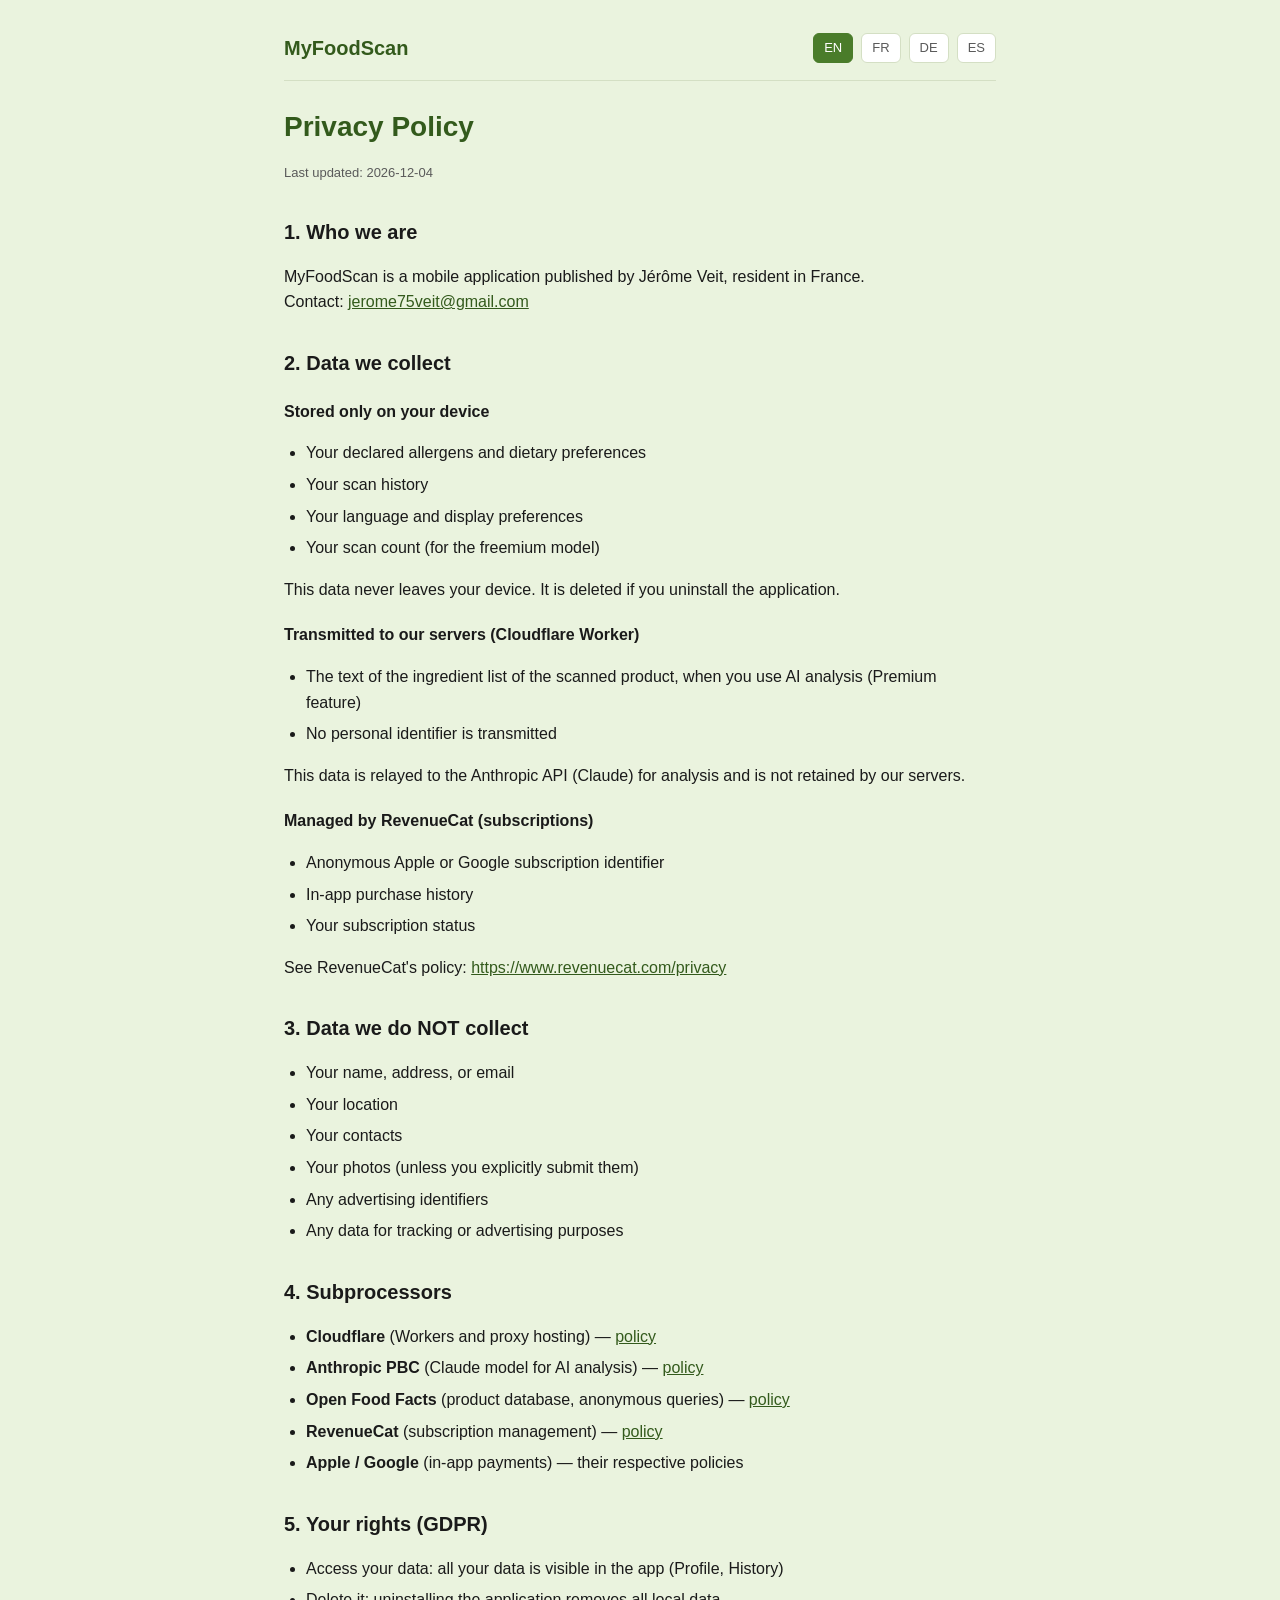
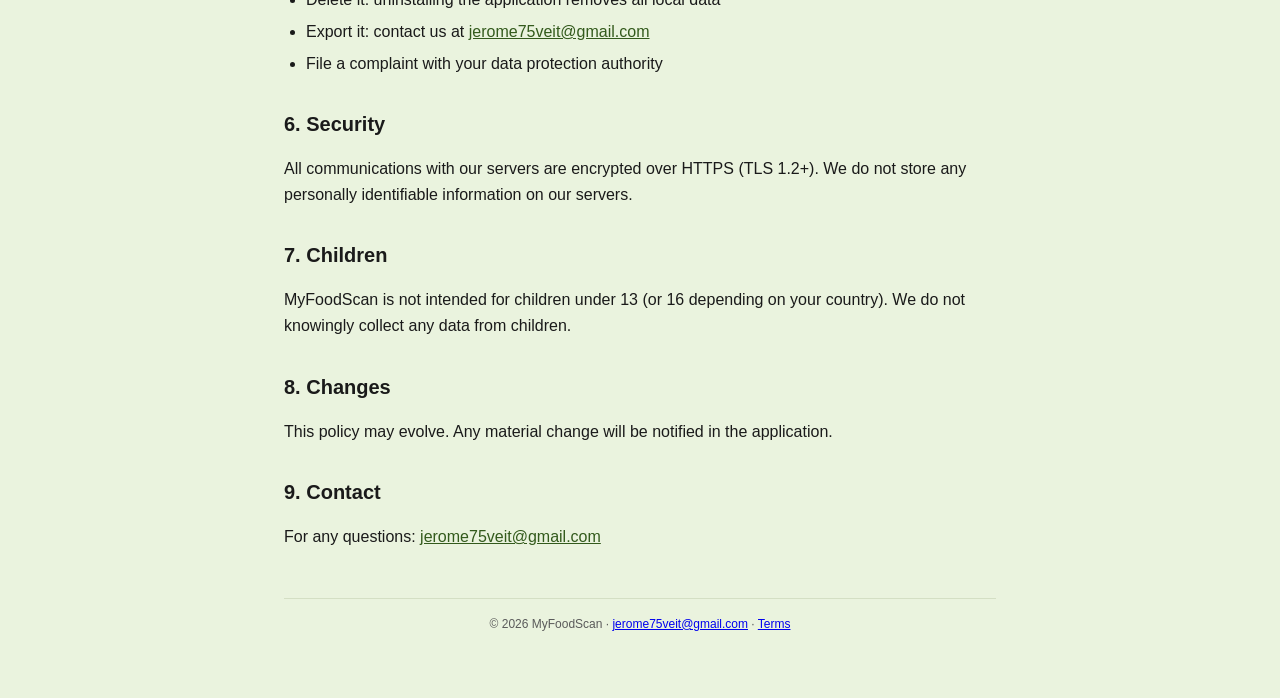
<file: index.html>
<!DOCTYPE html>
<html lang="en">
<head>
  <meta charset="UTF-8">
  <meta name="viewport" content="width=device-width, initial-scale=1.0">
  <title>MyFoodScan — Legal</title>
  <link rel="stylesheet" href="style.css">
  <script>
    (function() {
      const langs = ['fr', 'en', 'de', 'es'];
      const userLang = (navigator.language || 'en').slice(0, 2).toLowerCase();
      const target = langs.includes(userLang) ? userLang : 'en';
      window.location.replace(`./privacy-${target}.html`);
    })();
  </script>
</head>
<body>
  <main class="container">
    <h1>MyFoodScan</h1>
    <p>Redirecting…</p>
    <ul class="lang-list">
      <li><a href="./privacy-en.html">English</a></li>
      <li><a href="./privacy-fr.html">Français</a></li>
      <li><a href="./privacy-de.html">Deutsch</a></li>
      <li><a href="./privacy-es.html">Español</a></li>
    </ul>
  </main>
</body>
</html>
</file>
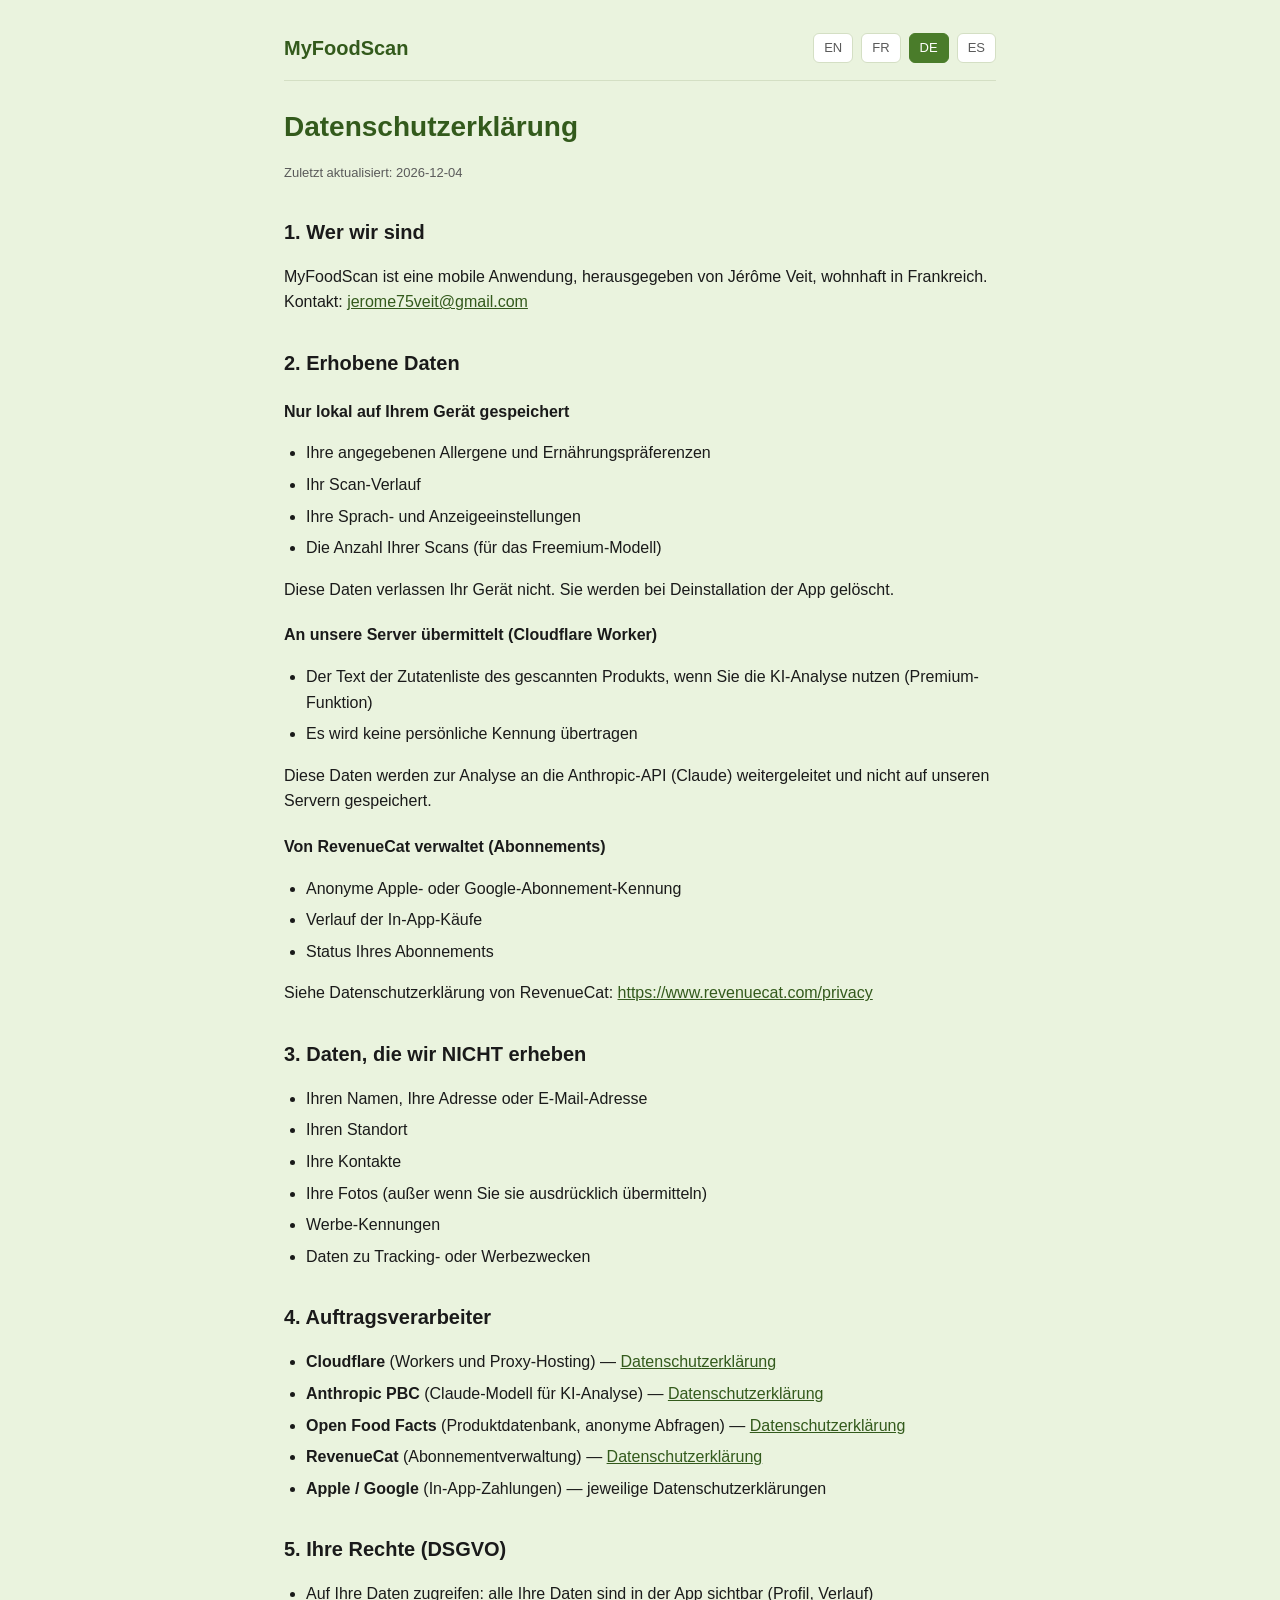
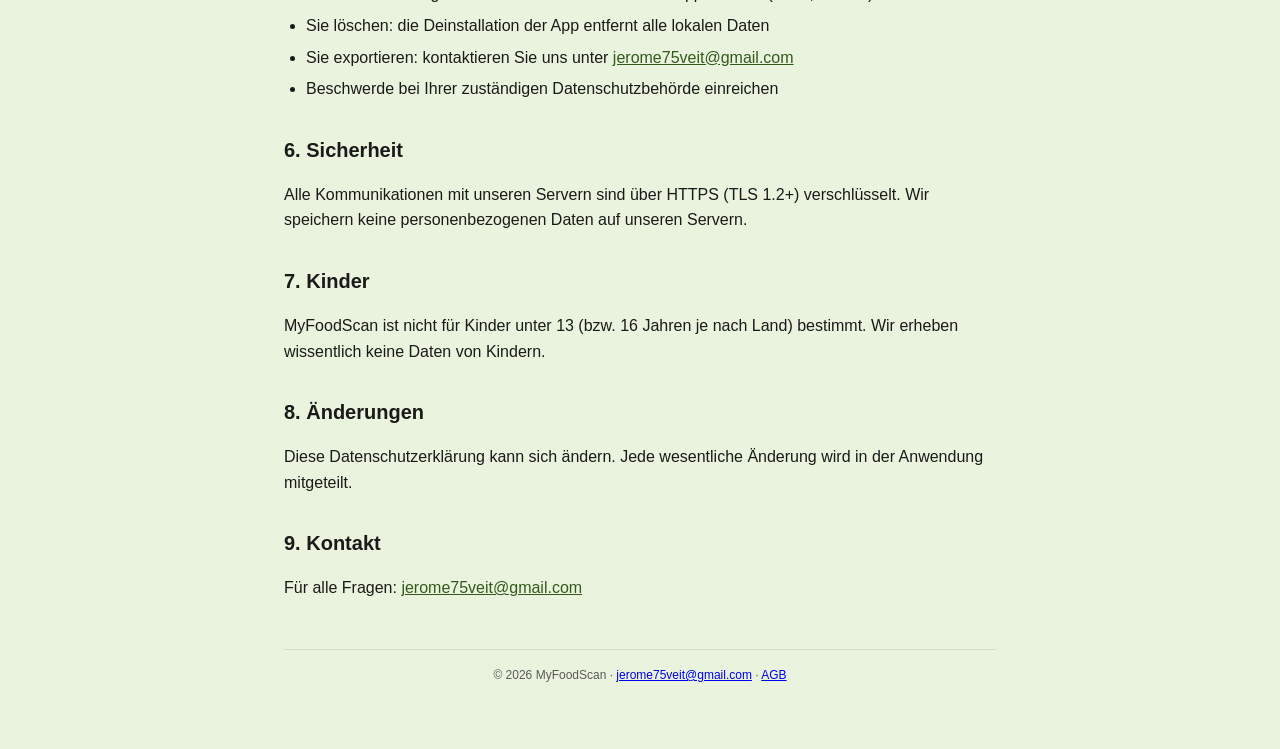
<file: privacy-de.html>
<!DOCTYPE html>
<html lang="de">
<head>
  <meta charset="UTF-8">
  <meta name="viewport" content="width=device-width, initial-scale=1.0">
  <title>MyFoodScan — Datenschutzerklärung</title>
  <link rel="stylesheet" href="style.css">
</head>
<body>
  <div class="container">
    <header class="header">
      <a href="./index.html" class="brand">MyFoodScan</a>
      <div class="lang-switcher">
        <a href="./privacy-en.html">EN</a>
        <a href="./privacy-fr.html">FR</a>
        <a href="./privacy-de.html" class="active">DE</a>
        <a href="./privacy-es.html">ES</a>
      </div>
    </header>
    <main>
      <h1>Datenschutzerklärung</h1>
      <p class="updated">Zuletzt aktualisiert: <span id="date">2026-05-11</span></p>

      <h2>1. Wer wir sind</h2>
      <p>MyFoodScan ist eine mobile Anwendung, herausgegeben von Jérôme Veit, wohnhaft in Frankreich.<br>Kontakt: <a href="mailto:jerome75veit@gmail.com">jerome75veit@gmail.com</a></p>

      <h2>2. Erhobene Daten</h2>
      <h3>Nur lokal auf Ihrem Gerät gespeichert</h3>
      <ul>
        <li>Ihre angegebenen Allergene und Ernährungspräferenzen</li>
        <li>Ihr Scan-Verlauf</li>
        <li>Ihre Sprach- und Anzeigeeinstellungen</li>
        <li>Die Anzahl Ihrer Scans (für das Freemium-Modell)</li>
      </ul>
      <p>Diese Daten verlassen Ihr Gerät nicht. Sie werden bei Deinstallation der App gelöscht.</p>

      <h3>An unsere Server übermittelt (Cloudflare Worker)</h3>
      <ul>
        <li>Der Text der Zutatenliste des gescannten Produkts, wenn Sie die KI-Analyse nutzen (Premium-Funktion)</li>
        <li>Es wird keine persönliche Kennung übertragen</li>
      </ul>
      <p>Diese Daten werden zur Analyse an die Anthropic-API (Claude) weitergeleitet und nicht auf unseren Servern gespeichert.</p>

      <h3>Von RevenueCat verwaltet (Abonnements)</h3>
      <ul>
        <li>Anonyme Apple- oder Google-Abonnement-Kennung</li>
        <li>Verlauf der In-App-Käufe</li>
        <li>Status Ihres Abonnements</li>
      </ul>
      <p>Siehe Datenschutzerklärung von RevenueCat: <a href="https://www.revenuecat.com/privacy">https://www.revenuecat.com/privacy</a></p>

      <h2>3. Daten, die wir NICHT erheben</h2>
      <ul>
        <li>Ihren Namen, Ihre Adresse oder E-Mail-Adresse</li>
        <li>Ihren Standort</li>
        <li>Ihre Kontakte</li>
        <li>Ihre Fotos (außer wenn Sie sie ausdrücklich übermitteln)</li>
        <li>Werbe-Kennungen</li>
        <li>Daten zu Tracking- oder Werbezwecken</li>
      </ul>

      <h2>4. Auftragsverarbeiter</h2>
      <ul>
        <li><strong>Cloudflare</strong> (Workers und Proxy-Hosting) — <a href="https://www.cloudflare.com/privacypolicy/">Datenschutzerklärung</a></li>
        <li><strong>Anthropic PBC</strong> (Claude-Modell für KI-Analyse) — <a href="https://www.anthropic.com/legal/privacy">Datenschutzerklärung</a></li>
        <li><strong>Open Food Facts</strong> (Produktdatenbank, anonyme Abfragen) — <a href="https://world.openfoodfacts.org/privacy">Datenschutzerklärung</a></li>
        <li><strong>RevenueCat</strong> (Abonnementverwaltung) — <a href="https://www.revenuecat.com/privacy">Datenschutzerklärung</a></li>
        <li><strong>Apple / Google</strong> (In-App-Zahlungen) — jeweilige Datenschutzerklärungen</li>
      </ul>

      <h2>5. Ihre Rechte (DSGVO)</h2>
      <ul>
        <li>Auf Ihre Daten zugreifen: alle Ihre Daten sind in der App sichtbar (Profil, Verlauf)</li>
        <li>Sie löschen: die Deinstallation der App entfernt alle lokalen Daten</li>
        <li>Sie exportieren: kontaktieren Sie uns unter <a href="mailto:jerome75veit@gmail.com">jerome75veit@gmail.com</a></li>
        <li>Beschwerde bei Ihrer zuständigen Datenschutzbehörde einreichen</li>
      </ul>

      <h2>6. Sicherheit</h2>
      <p>Alle Kommunikationen mit unseren Servern sind über HTTPS (TLS 1.2+) verschlüsselt. Wir speichern keine personenbezogenen Daten auf unseren Servern.</p>

      <h2>7. Kinder</h2>
      <p>MyFoodScan ist nicht für Kinder unter 13 (bzw. 16 Jahren je nach Land) bestimmt. Wir erheben wissentlich keine Daten von Kindern.</p>

      <h2>8. Änderungen</h2>
      <p>Diese Datenschutzerklärung kann sich ändern. Jede wesentliche Änderung wird in der Anwendung mitgeteilt.</p>

      <h2>9. Kontakt</h2>
      <p>Für alle Fragen: <a href="mailto:jerome75veit@gmail.com">jerome75veit@gmail.com</a></p>
    </main>
    <footer>
      © <span id="year">2026</span> MyFoodScan · <a href="mailto:jerome75veit@gmail.com">jerome75veit@gmail.com</a> · <a href="./terms-de.html">AGB</a>
    </footer>
  </div>
  <script>
    document.getElementById('year').textContent = new Date().getFullYear();
    document.getElementById('date').textContent = new Date().toISOString().slice(0, 10);
  </script>
</body>
</html>
</file>
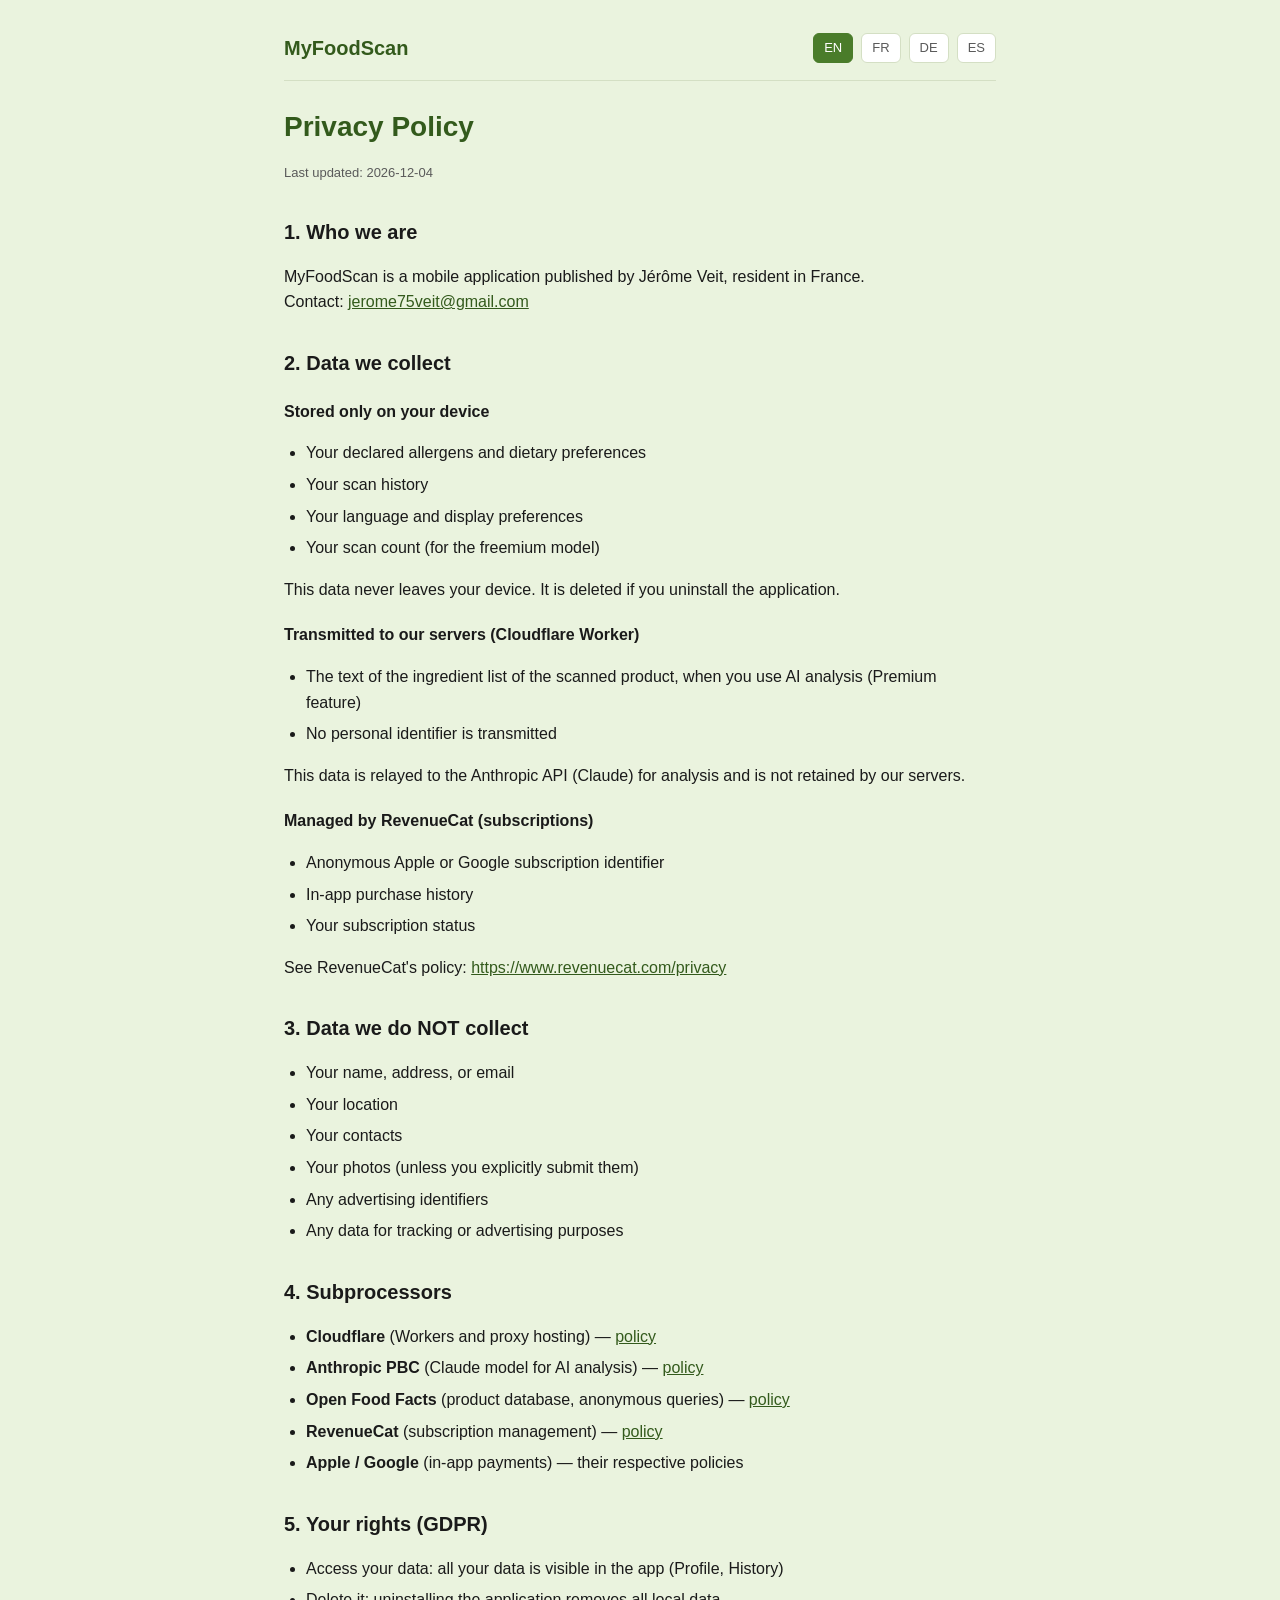
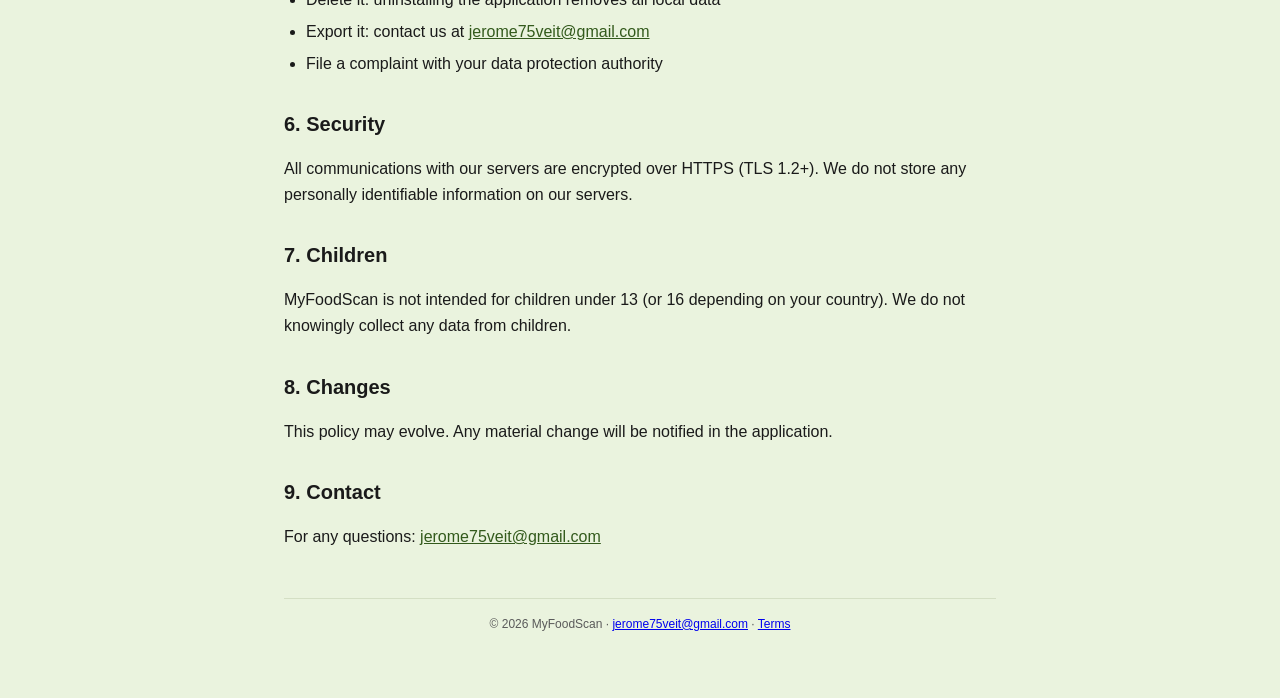
<file: privacy-en.html>
<!DOCTYPE html>
<html lang="en">
<head>
  <meta charset="UTF-8">
  <meta name="viewport" content="width=device-width, initial-scale=1.0">
  <title>MyFoodScan — Privacy Policy</title>
  <link rel="stylesheet" href="style.css">
</head>
<body>
  <div class="container">
    <header class="header">
      <a href="./index.html" class="brand">MyFoodScan</a>
      <div class="lang-switcher">
        <a href="./privacy-en.html" class="active">EN</a>
        <a href="./privacy-fr.html">FR</a>
        <a href="./privacy-de.html">DE</a>
        <a href="./privacy-es.html">ES</a>
      </div>
    </header>
    <main>
      <h1>Privacy Policy</h1>
      <p class="updated">Last updated: <span id="date">2026-05-11</span></p>

      <h2>1. Who we are</h2>
      <p>MyFoodScan is a mobile application published by Jérôme Veit, resident in France.<br>Contact: <a href="mailto:jerome75veit@gmail.com">jerome75veit@gmail.com</a></p>

      <h2>2. Data we collect</h2>
      <h3>Stored only on your device</h3>
      <ul>
        <li>Your declared allergens and dietary preferences</li>
        <li>Your scan history</li>
        <li>Your language and display preferences</li>
        <li>Your scan count (for the freemium model)</li>
      </ul>
      <p>This data never leaves your device. It is deleted if you uninstall the application.</p>

      <h3>Transmitted to our servers (Cloudflare Worker)</h3>
      <ul>
        <li>The text of the ingredient list of the scanned product, when you use AI analysis (Premium feature)</li>
        <li>No personal identifier is transmitted</li>
      </ul>
      <p>This data is relayed to the Anthropic API (Claude) for analysis and is not retained by our servers.</p>

      <h3>Managed by RevenueCat (subscriptions)</h3>
      <ul>
        <li>Anonymous Apple or Google subscription identifier</li>
        <li>In-app purchase history</li>
        <li>Your subscription status</li>
      </ul>
      <p>See RevenueCat's policy: <a href="https://www.revenuecat.com/privacy">https://www.revenuecat.com/privacy</a></p>

      <h2>3. Data we do NOT collect</h2>
      <ul>
        <li>Your name, address, or email</li>
        <li>Your location</li>
        <li>Your contacts</li>
        <li>Your photos (unless you explicitly submit them)</li>
        <li>Any advertising identifiers</li>
        <li>Any data for tracking or advertising purposes</li>
      </ul>

      <h2>4. Subprocessors</h2>
      <ul>
        <li><strong>Cloudflare</strong> (Workers and proxy hosting) — <a href="https://www.cloudflare.com/privacypolicy/">policy</a></li>
        <li><strong>Anthropic PBC</strong> (Claude model for AI analysis) — <a href="https://www.anthropic.com/legal/privacy">policy</a></li>
        <li><strong>Open Food Facts</strong> (product database, anonymous queries) — <a href="https://world.openfoodfacts.org/privacy">policy</a></li>
        <li><strong>RevenueCat</strong> (subscription management) — <a href="https://www.revenuecat.com/privacy">policy</a></li>
        <li><strong>Apple / Google</strong> (in-app payments) — their respective policies</li>
      </ul>

      <h2>5. Your rights (GDPR)</h2>
      <ul>
        <li>Access your data: all your data is visible in the app (Profile, History)</li>
        <li>Delete it: uninstalling the application removes all local data</li>
        <li>Export it: contact us at <a href="mailto:jerome75veit@gmail.com">jerome75veit@gmail.com</a></li>
        <li>File a complaint with your data protection authority</li>
      </ul>

      <h2>6. Security</h2>
      <p>All communications with our servers are encrypted over HTTPS (TLS 1.2+). We do not store any personally identifiable information on our servers.</p>

      <h2>7. Children</h2>
      <p>MyFoodScan is not intended for children under 13 (or 16 depending on your country). We do not knowingly collect any data from children.</p>

      <h2>8. Changes</h2>
      <p>This policy may evolve. Any material change will be notified in the application.</p>

      <h2>9. Contact</h2>
      <p>For any questions: <a href="mailto:jerome75veit@gmail.com">jerome75veit@gmail.com</a></p>
    </main>
    <footer>
      © <span id="year">2026</span> MyFoodScan · <a href="mailto:jerome75veit@gmail.com">jerome75veit@gmail.com</a> · <a href="./terms-en.html">Terms</a>
    </footer>
  </div>
  <script>
    document.getElementById('year').textContent = new Date().getFullYear();
    document.getElementById('date').textContent = new Date().toISOString().slice(0, 10);
  </script>
</body>
</html>
</file>
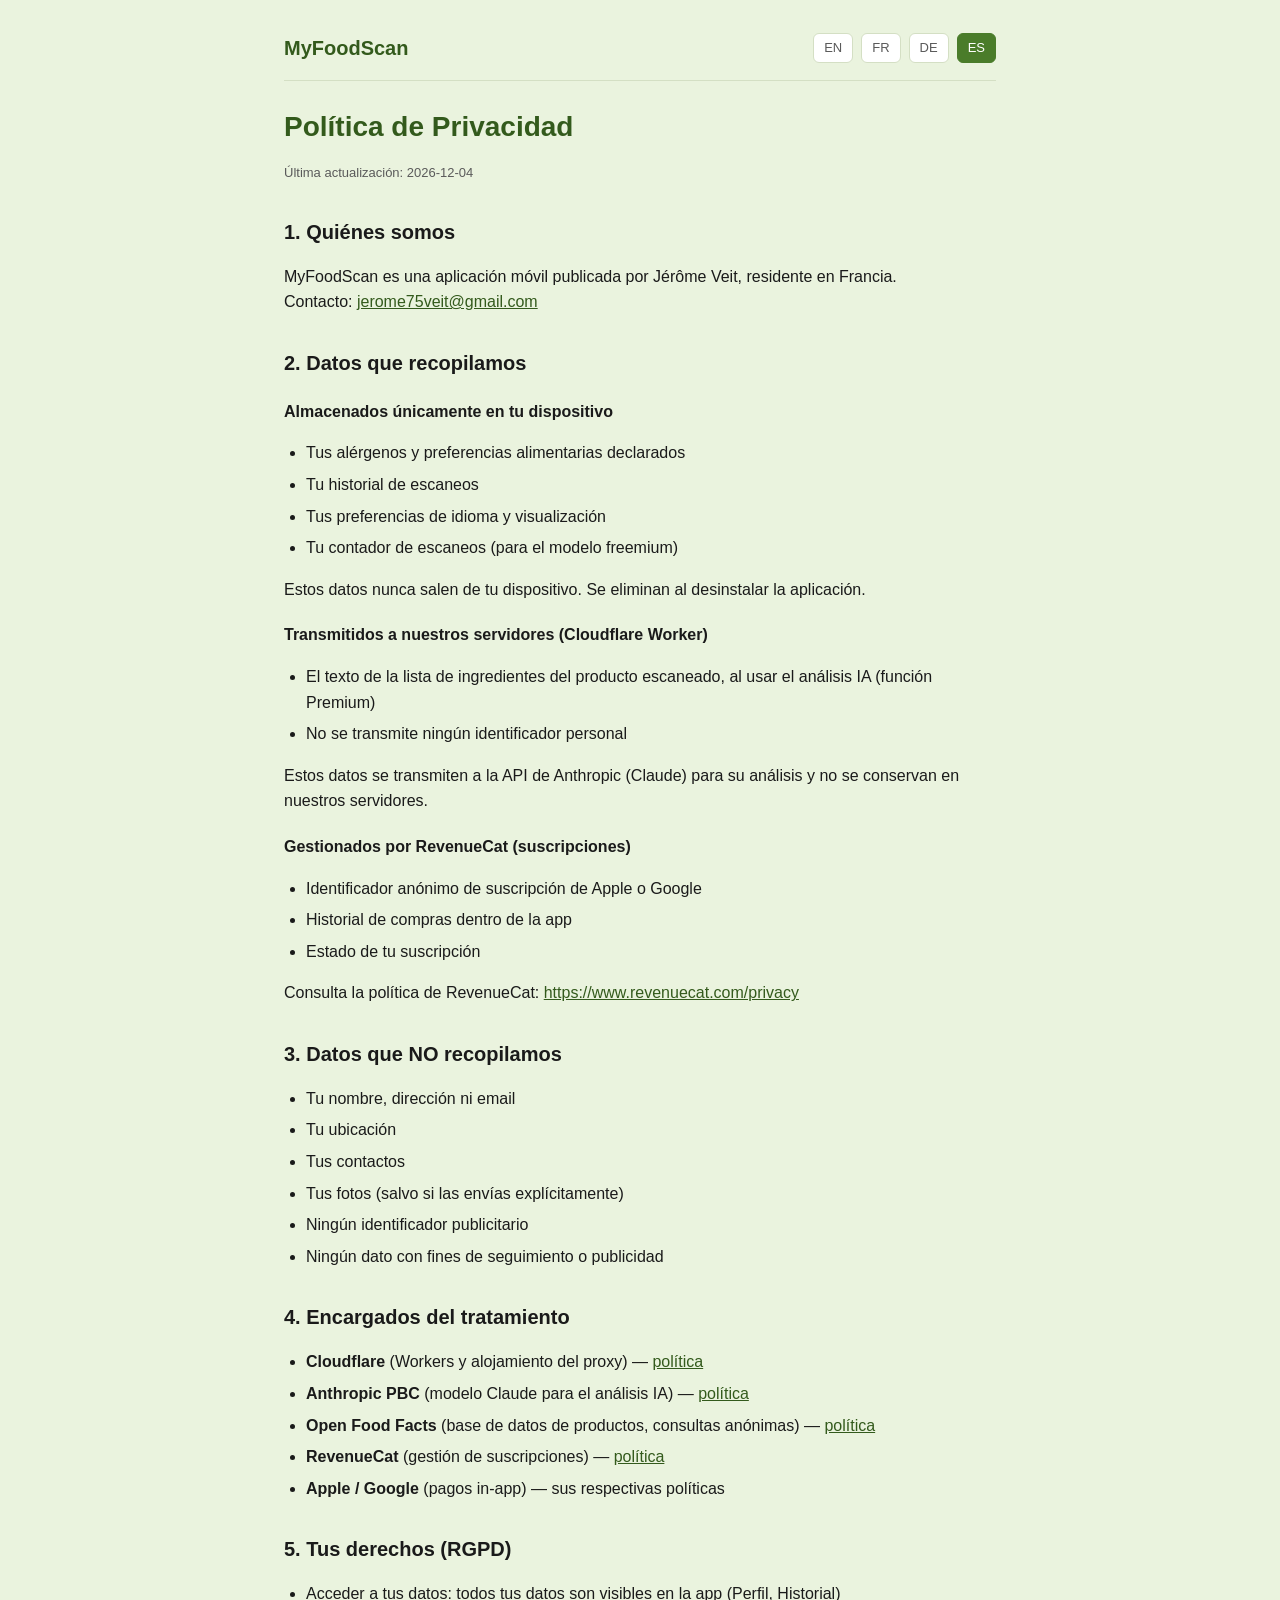
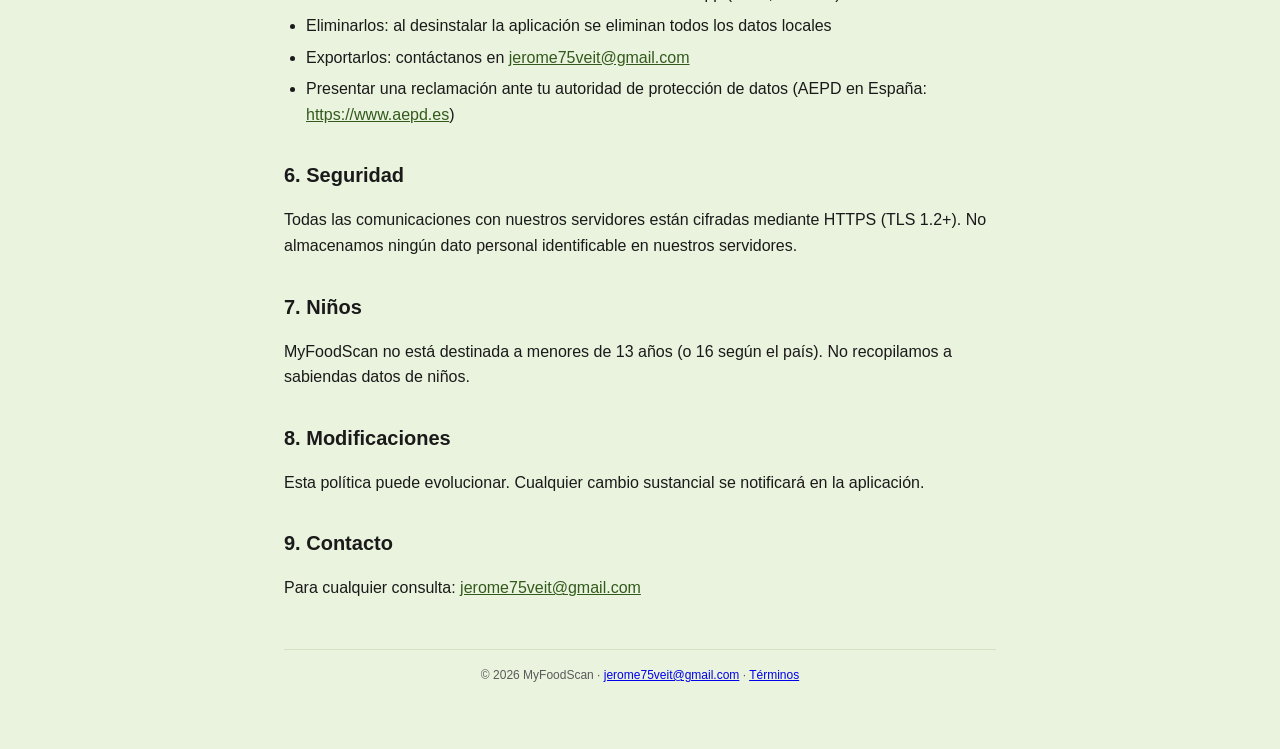
<file: privacy-es.html>
<!DOCTYPE html>
<html lang="es">
<head>
  <meta charset="UTF-8">
  <meta name="viewport" content="width=device-width, initial-scale=1.0">
  <title>MyFoodScan — Política de Privacidad</title>
  <link rel="stylesheet" href="style.css">
</head>
<body>
  <div class="container">
    <header class="header">
      <a href="./index.html" class="brand">MyFoodScan</a>
      <div class="lang-switcher">
        <a href="./privacy-en.html">EN</a>
        <a href="./privacy-fr.html">FR</a>
        <a href="./privacy-de.html">DE</a>
        <a href="./privacy-es.html" class="active">ES</a>
      </div>
    </header>
    <main>
      <h1>Política de Privacidad</h1>
      <p class="updated">Última actualización: <span id="date">2026-05-11</span></p>

      <h2>1. Quiénes somos</h2>
      <p>MyFoodScan es una aplicación móvil publicada por Jérôme Veit, residente en Francia.<br>Contacto: <a href="mailto:jerome75veit@gmail.com">jerome75veit@gmail.com</a></p>

      <h2>2. Datos que recopilamos</h2>
      <h3>Almacenados únicamente en tu dispositivo</h3>
      <ul>
        <li>Tus alérgenos y preferencias alimentarias declarados</li>
        <li>Tu historial de escaneos</li>
        <li>Tus preferencias de idioma y visualización</li>
        <li>Tu contador de escaneos (para el modelo freemium)</li>
      </ul>
      <p>Estos datos nunca salen de tu dispositivo. Se eliminan al desinstalar la aplicación.</p>

      <h3>Transmitidos a nuestros servidores (Cloudflare Worker)</h3>
      <ul>
        <li>El texto de la lista de ingredientes del producto escaneado, al usar el análisis IA (función Premium)</li>
        <li>No se transmite ningún identificador personal</li>
      </ul>
      <p>Estos datos se transmiten a la API de Anthropic (Claude) para su análisis y no se conservan en nuestros servidores.</p>

      <h3>Gestionados por RevenueCat (suscripciones)</h3>
      <ul>
        <li>Identificador anónimo de suscripción de Apple o Google</li>
        <li>Historial de compras dentro de la app</li>
        <li>Estado de tu suscripción</li>
      </ul>
      <p>Consulta la política de RevenueCat: <a href="https://www.revenuecat.com/privacy">https://www.revenuecat.com/privacy</a></p>

      <h2>3. Datos que NO recopilamos</h2>
      <ul>
        <li>Tu nombre, dirección ni email</li>
        <li>Tu ubicación</li>
        <li>Tus contactos</li>
        <li>Tus fotos (salvo si las envías explícitamente)</li>
        <li>Ningún identificador publicitario</li>
        <li>Ningún dato con fines de seguimiento o publicidad</li>
      </ul>

      <h2>4. Encargados del tratamiento</h2>
      <ul>
        <li><strong>Cloudflare</strong> (Workers y alojamiento del proxy) — <a href="https://www.cloudflare.com/privacypolicy/">política</a></li>
        <li><strong>Anthropic PBC</strong> (modelo Claude para el análisis IA) — <a href="https://www.anthropic.com/legal/privacy">política</a></li>
        <li><strong>Open Food Facts</strong> (base de datos de productos, consultas anónimas) — <a href="https://world.openfoodfacts.org/privacy">política</a></li>
        <li><strong>RevenueCat</strong> (gestión de suscripciones) — <a href="https://www.revenuecat.com/privacy">política</a></li>
        <li><strong>Apple / Google</strong> (pagos in-app) — sus respectivas políticas</li>
      </ul>

      <h2>5. Tus derechos (RGPD)</h2>
      <ul>
        <li>Acceder a tus datos: todos tus datos son visibles en la app (Perfil, Historial)</li>
        <li>Eliminarlos: al desinstalar la aplicación se eliminan todos los datos locales</li>
        <li>Exportarlos: contáctanos en <a href="mailto:jerome75veit@gmail.com">jerome75veit@gmail.com</a></li>
        <li>Presentar una reclamación ante tu autoridad de protección de datos (AEPD en España: <a href="https://www.aepd.es">https://www.aepd.es</a>)</li>
      </ul>

      <h2>6. Seguridad</h2>
      <p>Todas las comunicaciones con nuestros servidores están cifradas mediante HTTPS (TLS 1.2+). No almacenamos ningún dato personal identificable en nuestros servidores.</p>

      <h2>7. Niños</h2>
      <p>MyFoodScan no está destinada a menores de 13 años (o 16 según el país). No recopilamos a sabiendas datos de niños.</p>

      <h2>8. Modificaciones</h2>
      <p>Esta política puede evolucionar. Cualquier cambio sustancial se notificará en la aplicación.</p>

      <h2>9. Contacto</h2>
      <p>Para cualquier consulta: <a href="mailto:jerome75veit@gmail.com">jerome75veit@gmail.com</a></p>
    </main>
    <footer>
      © <span id="year">2026</span> MyFoodScan · <a href="mailto:jerome75veit@gmail.com">jerome75veit@gmail.com</a> · <a href="./terms-es.html">Términos</a>
    </footer>
  </div>
  <script>
    document.getElementById('year').textContent = new Date().getFullYear();
    document.getElementById('date').textContent = new Date().toISOString().slice(0, 10);
  </script>
</body>
</html>
</file>
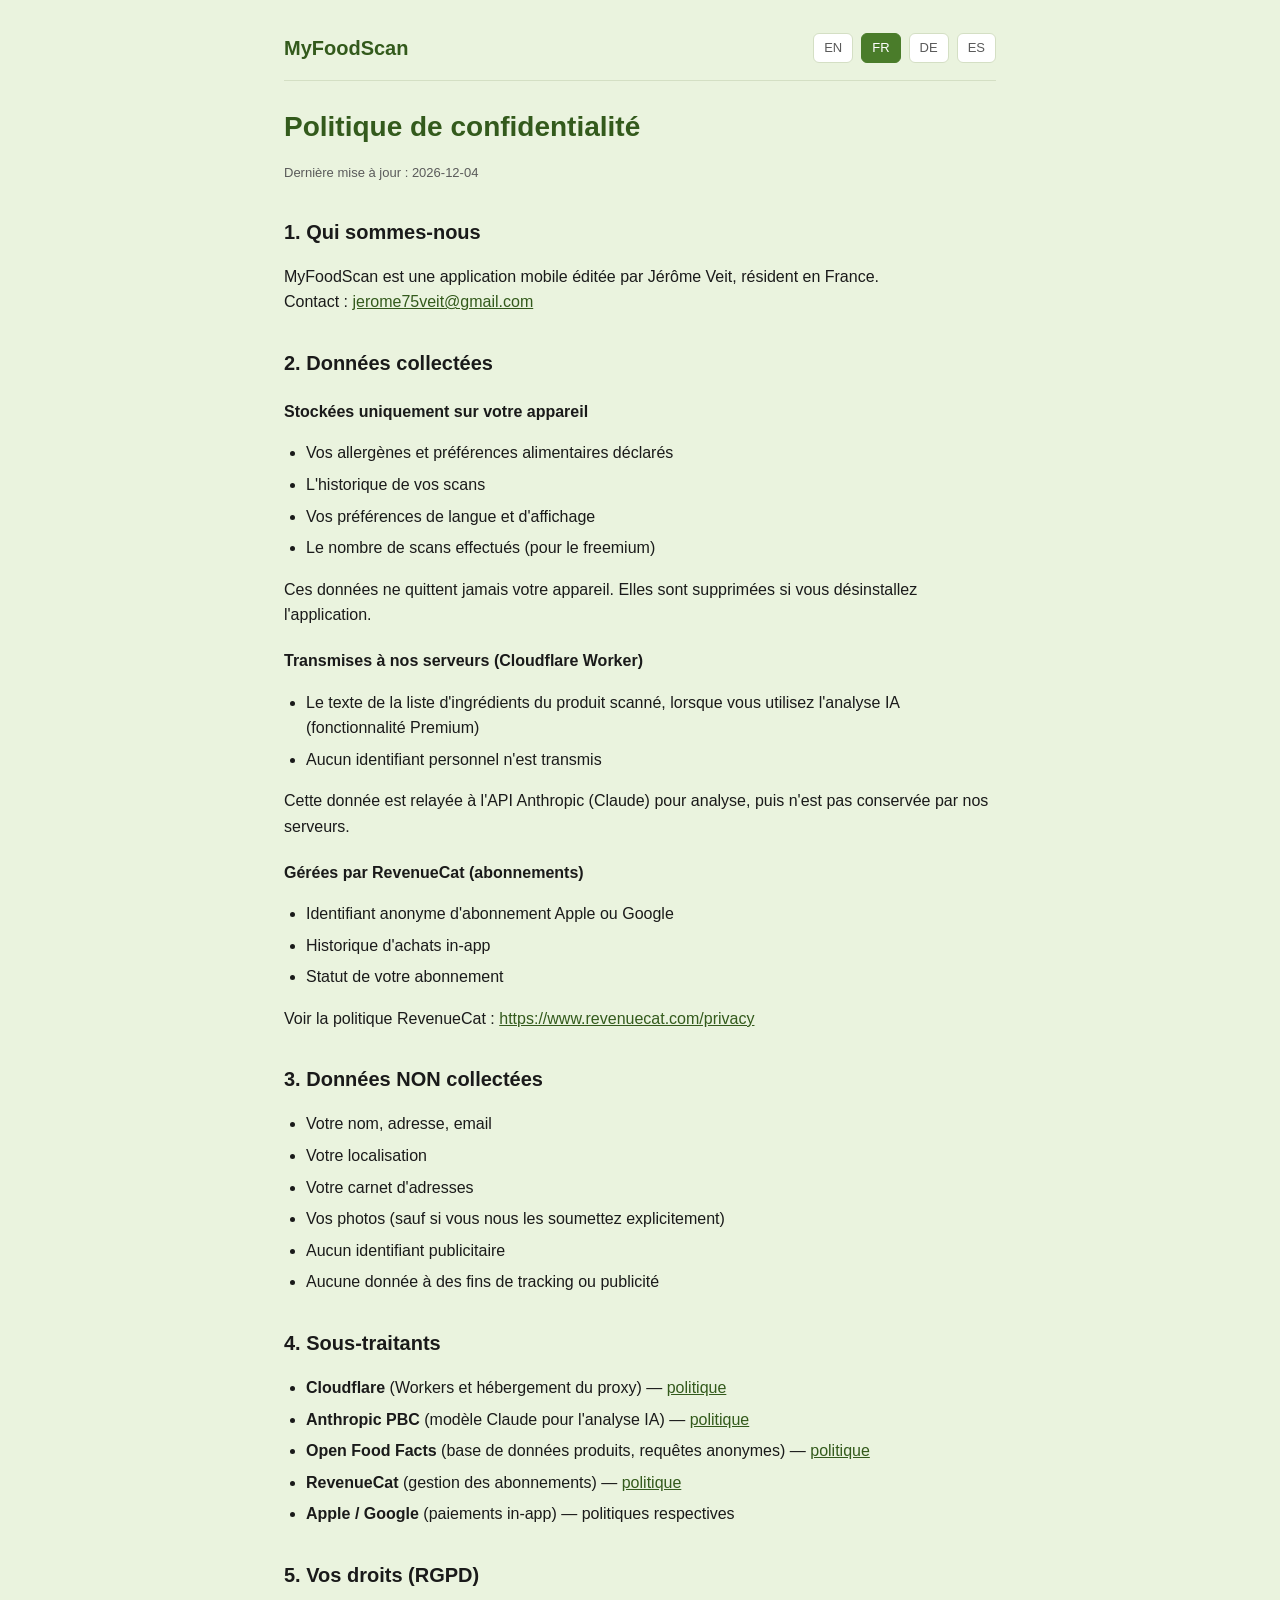
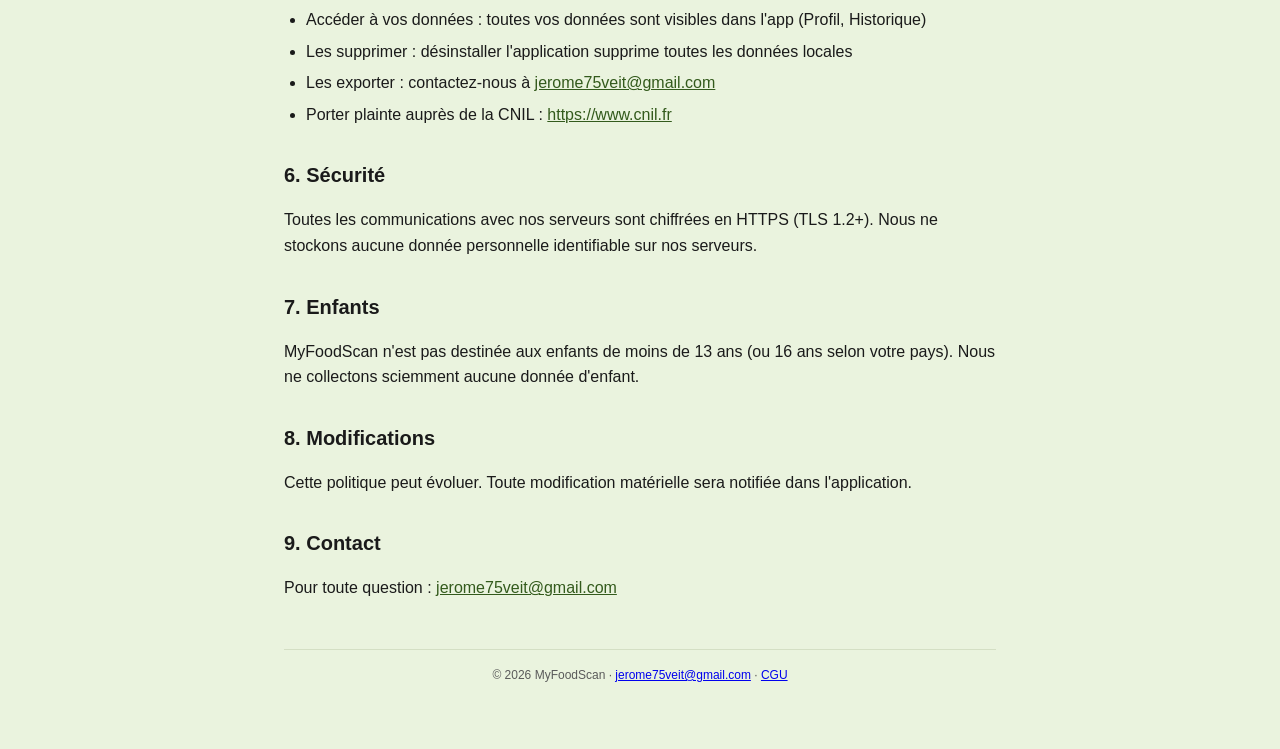
<file: privacy-fr.html>
<!DOCTYPE html>
<html lang="fr">
<head>
  <meta charset="UTF-8">
  <meta name="viewport" content="width=device-width, initial-scale=1.0">
  <title>MyFoodScan — Politique de confidentialité</title>
  <link rel="stylesheet" href="style.css">
</head>
<body>
  <div class="container">
    <header class="header">
      <a href="./index.html" class="brand">MyFoodScan</a>
      <div class="lang-switcher">
        <a href="./privacy-en.html">EN</a>
        <a href="./privacy-fr.html" class="active">FR</a>
        <a href="./privacy-de.html">DE</a>
        <a href="./privacy-es.html">ES</a>
      </div>
    </header>
    <main>
      <h1>Politique de confidentialité</h1>
      <p class="updated">Dernière mise à jour : <span id="date">2026-05-11</span></p>

      <h2>1. Qui sommes-nous</h2>
      <p>MyFoodScan est une application mobile éditée par Jérôme Veit, résident en France.<br>Contact : <a href="mailto:jerome75veit@gmail.com">jerome75veit@gmail.com</a></p>

      <h2>2. Données collectées</h2>
      <h3>Stockées uniquement sur votre appareil</h3>
      <ul>
        <li>Vos allergènes et préférences alimentaires déclarés</li>
        <li>L'historique de vos scans</li>
        <li>Vos préférences de langue et d'affichage</li>
        <li>Le nombre de scans effectués (pour le freemium)</li>
      </ul>
      <p>Ces données ne quittent jamais votre appareil. Elles sont supprimées si vous désinstallez l'application.</p>

      <h3>Transmises à nos serveurs (Cloudflare Worker)</h3>
      <ul>
        <li>Le texte de la liste d'ingrédients du produit scanné, lorsque vous utilisez l'analyse IA (fonctionnalité Premium)</li>
        <li>Aucun identifiant personnel n'est transmis</li>
      </ul>
      <p>Cette donnée est relayée à l'API Anthropic (Claude) pour analyse, puis n'est pas conservée par nos serveurs.</p>

      <h3>Gérées par RevenueCat (abonnements)</h3>
      <ul>
        <li>Identifiant anonyme d'abonnement Apple ou Google</li>
        <li>Historique d'achats in-app</li>
        <li>Statut de votre abonnement</li>
      </ul>
      <p>Voir la politique RevenueCat : <a href="https://www.revenuecat.com/privacy">https://www.revenuecat.com/privacy</a></p>

      <h2>3. Données NON collectées</h2>
      <ul>
        <li>Votre nom, adresse, email</li>
        <li>Votre localisation</li>
        <li>Votre carnet d'adresses</li>
        <li>Vos photos (sauf si vous nous les soumettez explicitement)</li>
        <li>Aucun identifiant publicitaire</li>
        <li>Aucune donnée à des fins de tracking ou publicité</li>
      </ul>

      <h2>4. Sous-traitants</h2>
      <ul>
        <li><strong>Cloudflare</strong> (Workers et hébergement du proxy) — <a href="https://www.cloudflare.com/privacypolicy/">politique</a></li>
        <li><strong>Anthropic PBC</strong> (modèle Claude pour l'analyse IA) — <a href="https://www.anthropic.com/legal/privacy">politique</a></li>
        <li><strong>Open Food Facts</strong> (base de données produits, requêtes anonymes) — <a href="https://world.openfoodfacts.org/privacy">politique</a></li>
        <li><strong>RevenueCat</strong> (gestion des abonnements) — <a href="https://www.revenuecat.com/privacy">politique</a></li>
        <li><strong>Apple / Google</strong> (paiements in-app) — politiques respectives</li>
      </ul>

      <h2>5. Vos droits (RGPD)</h2>
      <ul>
        <li>Accéder à vos données : toutes vos données sont visibles dans l'app (Profil, Historique)</li>
        <li>Les supprimer : désinstaller l'application supprime toutes les données locales</li>
        <li>Les exporter : contactez-nous à <a href="mailto:jerome75veit@gmail.com">jerome75veit@gmail.com</a></li>
        <li>Porter plainte auprès de la CNIL : <a href="https://www.cnil.fr">https://www.cnil.fr</a></li>
      </ul>

      <h2>6. Sécurité</h2>
      <p>Toutes les communications avec nos serveurs sont chiffrées en HTTPS (TLS 1.2+). Nous ne stockons aucune donnée personnelle identifiable sur nos serveurs.</p>

      <h2>7. Enfants</h2>
      <p>MyFoodScan n'est pas destinée aux enfants de moins de 13 ans (ou 16 ans selon votre pays). Nous ne collectons sciemment aucune donnée d'enfant.</p>

      <h2>8. Modifications</h2>
      <p>Cette politique peut évoluer. Toute modification matérielle sera notifiée dans l'application.</p>

      <h2>9. Contact</h2>
      <p>Pour toute question : <a href="mailto:jerome75veit@gmail.com">jerome75veit@gmail.com</a></p>
    </main>
    <footer>
      © <span id="year">2026</span> MyFoodScan · <a href="mailto:jerome75veit@gmail.com">jerome75veit@gmail.com</a> · <a href="./terms-fr.html">CGU</a>
    </footer>
  </div>
  <script>
    document.getElementById('year').textContent = new Date().getFullYear();
    document.getElementById('date').textContent = new Date().toISOString().slice(0, 10);
  </script>
</body>
</html>
</file>
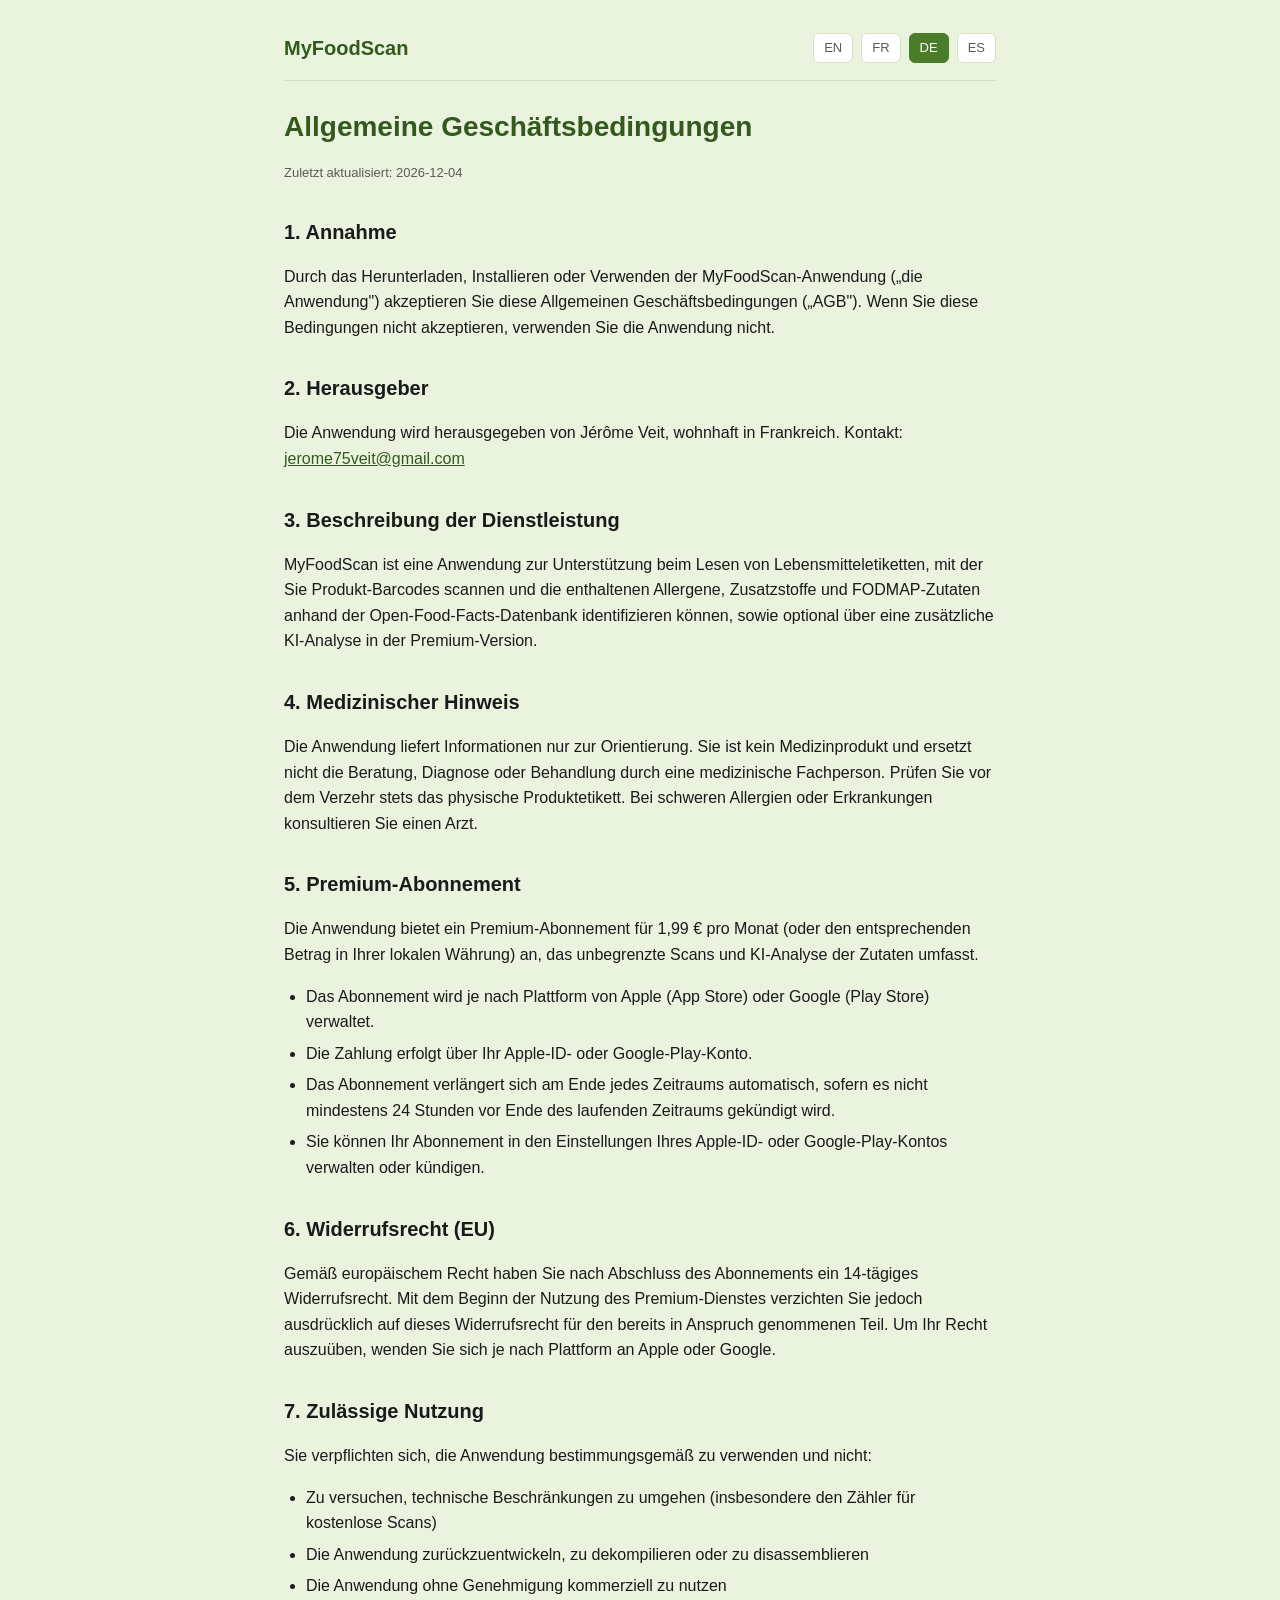
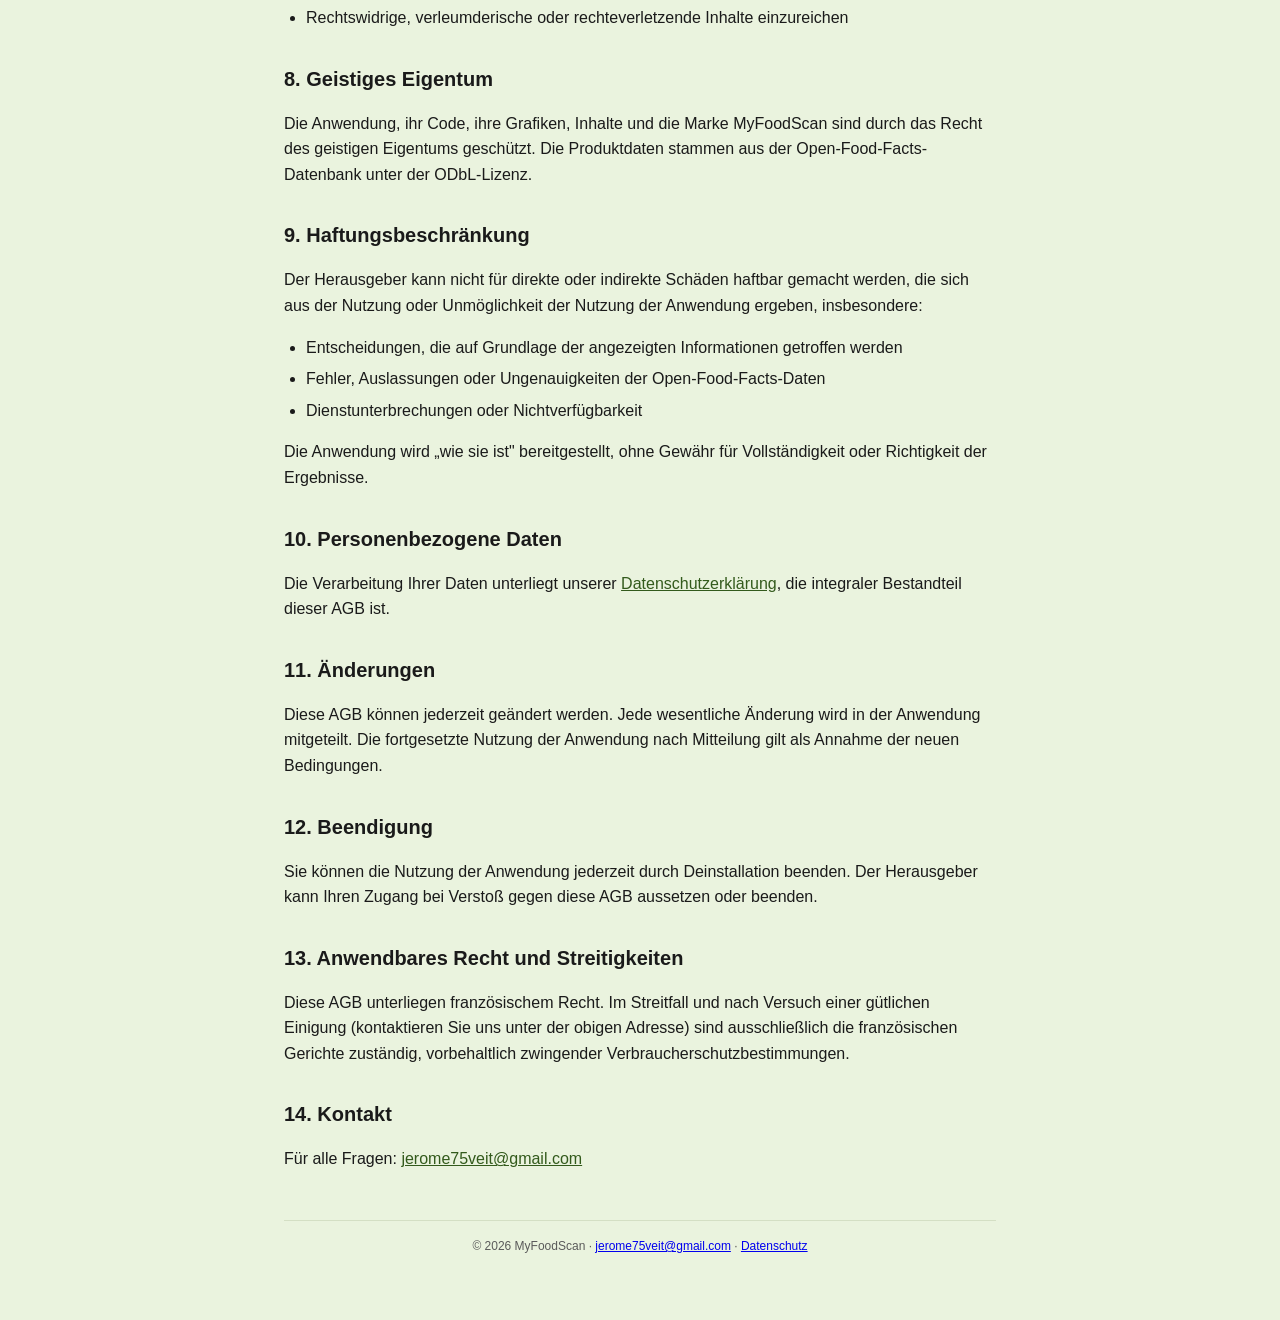
<file: terms-de.html>
<!DOCTYPE html>
<html lang="de">
<head>
  <meta charset="UTF-8">
  <meta name="viewport" content="width=device-width, initial-scale=1.0">
  <title>MyFoodScan — Allgemeine Geschäftsbedingungen</title>
  <link rel="stylesheet" href="style.css">
</head>
<body>
  <div class="container">
    <header class="header">
      <a href="./index.html" class="brand">MyFoodScan</a>
      <div class="lang-switcher">
        <a href="./terms-en.html">EN</a>
        <a href="./terms-fr.html">FR</a>
        <a href="./terms-de.html" class="active">DE</a>
        <a href="./terms-es.html">ES</a>
      </div>
    </header>
    <main>
      <h1>Allgemeine Geschäftsbedingungen</h1>
      <p class="updated">Zuletzt aktualisiert: <span id="date">2026-05-11</span></p>

      <h2>1. Annahme</h2>
      <p>Durch das Herunterladen, Installieren oder Verwenden der MyFoodScan-Anwendung („die Anwendung") akzeptieren Sie diese Allgemeinen Geschäftsbedingungen („AGB"). Wenn Sie diese Bedingungen nicht akzeptieren, verwenden Sie die Anwendung nicht.</p>

      <h2>2. Herausgeber</h2>
      <p>Die Anwendung wird herausgegeben von Jérôme Veit, wohnhaft in Frankreich. Kontakt: <a href="mailto:jerome75veit@gmail.com">jerome75veit@gmail.com</a></p>

      <h2>3. Beschreibung der Dienstleistung</h2>
      <p>MyFoodScan ist eine Anwendung zur Unterstützung beim Lesen von Lebensmitteletiketten, mit der Sie Produkt-Barcodes scannen und die enthaltenen Allergene, Zusatzstoffe und FODMAP-Zutaten anhand der Open-Food-Facts-Datenbank identifizieren können, sowie optional über eine zusätzliche KI-Analyse in der Premium-Version.</p>

      <h2>4. Medizinischer Hinweis</h2>
      <p>Die Anwendung liefert Informationen nur zur Orientierung. Sie ist kein Medizinprodukt und ersetzt nicht die Beratung, Diagnose oder Behandlung durch eine medizinische Fachperson. Prüfen Sie vor dem Verzehr stets das physische Produktetikett. Bei schweren Allergien oder Erkrankungen konsultieren Sie einen Arzt.</p>

      <h2>5. Premium-Abonnement</h2>
      <p>Die Anwendung bietet ein Premium-Abonnement für 1,99 € pro Monat (oder den entsprechenden Betrag in Ihrer lokalen Währung) an, das unbegrenzte Scans und KI-Analyse der Zutaten umfasst.</p>
      <ul>
        <li>Das Abonnement wird je nach Plattform von Apple (App Store) oder Google (Play Store) verwaltet.</li>
        <li>Die Zahlung erfolgt über Ihr Apple-ID- oder Google-Play-Konto.</li>
        <li>Das Abonnement verlängert sich am Ende jedes Zeitraums automatisch, sofern es nicht mindestens 24 Stunden vor Ende des laufenden Zeitraums gekündigt wird.</li>
        <li>Sie können Ihr Abonnement in den Einstellungen Ihres Apple-ID- oder Google-Play-Kontos verwalten oder kündigen.</li>
      </ul>

      <h2>6. Widerrufsrecht (EU)</h2>
      <p>Gemäß europäischem Recht haben Sie nach Abschluss des Abonnements ein 14-tägiges Widerrufsrecht. Mit dem Beginn der Nutzung des Premium-Dienstes verzichten Sie jedoch ausdrücklich auf dieses Widerrufsrecht für den bereits in Anspruch genommenen Teil. Um Ihr Recht auszuüben, wenden Sie sich je nach Plattform an Apple oder Google.</p>

      <h2>7. Zulässige Nutzung</h2>
      <p>Sie verpflichten sich, die Anwendung bestimmungsgemäß zu verwenden und nicht:</p>
      <ul>
        <li>Zu versuchen, technische Beschränkungen zu umgehen (insbesondere den Zähler für kostenlose Scans)</li>
        <li>Die Anwendung zurückzuentwickeln, zu dekompilieren oder zu disassemblieren</li>
        <li>Die Anwendung ohne Genehmigung kommerziell zu nutzen</li>
        <li>Rechtswidrige, verleumderische oder rechteverletzende Inhalte einzureichen</li>
      </ul>

      <h2>8. Geistiges Eigentum</h2>
      <p>Die Anwendung, ihr Code, ihre Grafiken, Inhalte und die Marke MyFoodScan sind durch das Recht des geistigen Eigentums geschützt. Die Produktdaten stammen aus der Open-Food-Facts-Datenbank unter der ODbL-Lizenz.</p>

      <h2>9. Haftungsbeschränkung</h2>
      <p>Der Herausgeber kann nicht für direkte oder indirekte Schäden haftbar gemacht werden, die sich aus der Nutzung oder Unmöglichkeit der Nutzung der Anwendung ergeben, insbesondere:</p>
      <ul>
        <li>Entscheidungen, die auf Grundlage der angezeigten Informationen getroffen werden</li>
        <li>Fehler, Auslassungen oder Ungenauigkeiten der Open-Food-Facts-Daten</li>
        <li>Dienstunterbrechungen oder Nichtverfügbarkeit</li>
      </ul>
      <p>Die Anwendung wird „wie sie ist" bereitgestellt, ohne Gewähr für Vollständigkeit oder Richtigkeit der Ergebnisse.</p>

      <h2>10. Personenbezogene Daten</h2>
      <p>Die Verarbeitung Ihrer Daten unterliegt unserer <a href="./privacy-de.html">Datenschutzerklärung</a>, die integraler Bestandteil dieser AGB ist.</p>

      <h2>11. Änderungen</h2>
      <p>Diese AGB können jederzeit geändert werden. Jede wesentliche Änderung wird in der Anwendung mitgeteilt. Die fortgesetzte Nutzung der Anwendung nach Mitteilung gilt als Annahme der neuen Bedingungen.</p>

      <h2>12. Beendigung</h2>
      <p>Sie können die Nutzung der Anwendung jederzeit durch Deinstallation beenden. Der Herausgeber kann Ihren Zugang bei Verstoß gegen diese AGB aussetzen oder beenden.</p>

      <h2>13. Anwendbares Recht und Streitigkeiten</h2>
      <p>Diese AGB unterliegen französischem Recht. Im Streitfall und nach Versuch einer gütlichen Einigung (kontaktieren Sie uns unter der obigen Adresse) sind ausschließlich die französischen Gerichte zuständig, vorbehaltlich zwingender Verbraucherschutzbestimmungen.</p>

      <h2>14. Kontakt</h2>
      <p>Für alle Fragen: <a href="mailto:jerome75veit@gmail.com">jerome75veit@gmail.com</a></p>
    </main>
    <footer>
      © <span id="year">2026</span> MyFoodScan · <a href="mailto:jerome75veit@gmail.com">jerome75veit@gmail.com</a> · <a href="./privacy-de.html">Datenschutz</a>
    </footer>
  </div>
  <script>
    document.getElementById('year').textContent = new Date().getFullYear();
    document.getElementById('date').textContent = new Date().toISOString().slice(0, 10);
  </script>
</body>
</html>
</file>
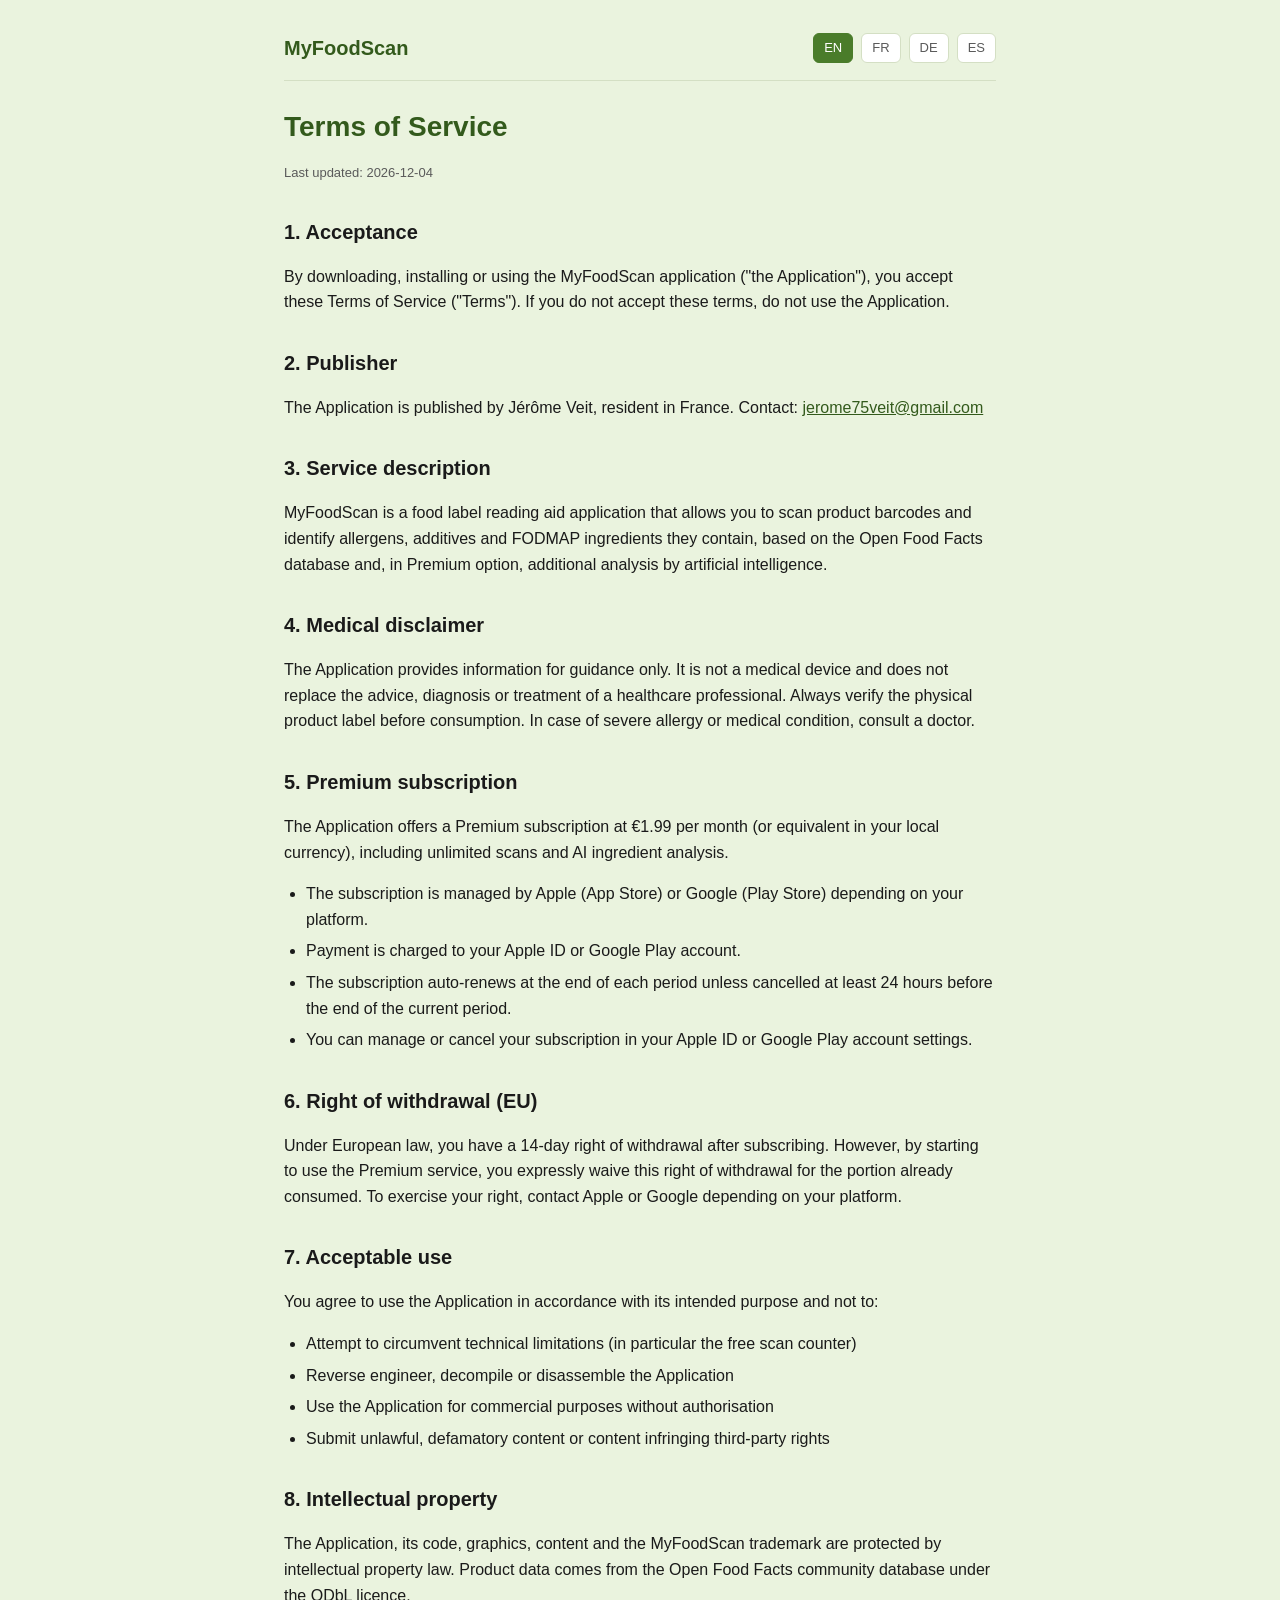
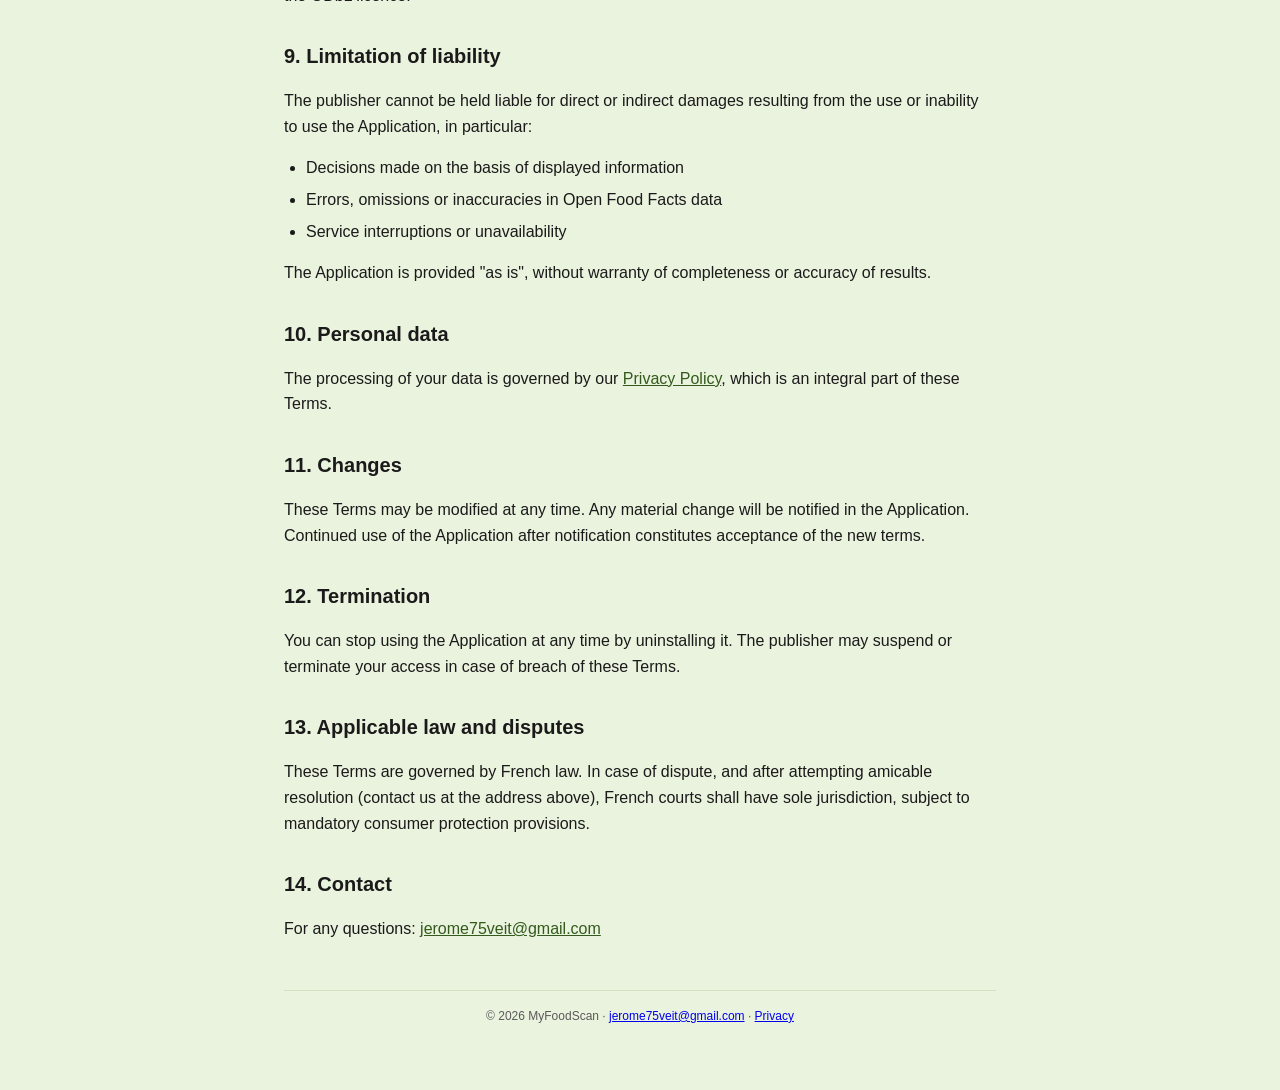
<file: terms-en.html>
<!DOCTYPE html>
<html lang="en">
<head>
  <meta charset="UTF-8">
  <meta name="viewport" content="width=device-width, initial-scale=1.0">
  <title>MyFoodScan — Terms of Service</title>
  <link rel="stylesheet" href="style.css">
</head>
<body>
  <div class="container">
    <header class="header">
      <a href="./index.html" class="brand">MyFoodScan</a>
      <div class="lang-switcher">
        <a href="./terms-en.html" class="active">EN</a>
        <a href="./terms-fr.html">FR</a>
        <a href="./terms-de.html">DE</a>
        <a href="./terms-es.html">ES</a>
      </div>
    </header>
    <main>
      <h1>Terms of Service</h1>
      <p class="updated">Last updated: <span id="date">2026-05-11</span></p>

      <h2>1. Acceptance</h2>
      <p>By downloading, installing or using the MyFoodScan application ("the Application"), you accept these Terms of Service ("Terms"). If you do not accept these terms, do not use the Application.</p>

      <h2>2. Publisher</h2>
      <p>The Application is published by Jérôme Veit, resident in France. Contact: <a href="mailto:jerome75veit@gmail.com">jerome75veit@gmail.com</a></p>

      <h2>3. Service description</h2>
      <p>MyFoodScan is a food label reading aid application that allows you to scan product barcodes and identify allergens, additives and FODMAP ingredients they contain, based on the Open Food Facts database and, in Premium option, additional analysis by artificial intelligence.</p>

      <h2>4. Medical disclaimer</h2>
      <p>The Application provides information for guidance only. It is not a medical device and does not replace the advice, diagnosis or treatment of a healthcare professional. Always verify the physical product label before consumption. In case of severe allergy or medical condition, consult a doctor.</p>

      <h2>5. Premium subscription</h2>
      <p>The Application offers a Premium subscription at €1.99 per month (or equivalent in your local currency), including unlimited scans and AI ingredient analysis.</p>
      <ul>
        <li>The subscription is managed by Apple (App Store) or Google (Play Store) depending on your platform.</li>
        <li>Payment is charged to your Apple ID or Google Play account.</li>
        <li>The subscription auto-renews at the end of each period unless cancelled at least 24 hours before the end of the current period.</li>
        <li>You can manage or cancel your subscription in your Apple ID or Google Play account settings.</li>
      </ul>

      <h2>6. Right of withdrawal (EU)</h2>
      <p>Under European law, you have a 14-day right of withdrawal after subscribing. However, by starting to use the Premium service, you expressly waive this right of withdrawal for the portion already consumed. To exercise your right, contact Apple or Google depending on your platform.</p>

      <h2>7. Acceptable use</h2>
      <p>You agree to use the Application in accordance with its intended purpose and not to:</p>
      <ul>
        <li>Attempt to circumvent technical limitations (in particular the free scan counter)</li>
        <li>Reverse engineer, decompile or disassemble the Application</li>
        <li>Use the Application for commercial purposes without authorisation</li>
        <li>Submit unlawful, defamatory content or content infringing third-party rights</li>
      </ul>

      <h2>8. Intellectual property</h2>
      <p>The Application, its code, graphics, content and the MyFoodScan trademark are protected by intellectual property law. Product data comes from the Open Food Facts community database under the ODbL licence.</p>

      <h2>9. Limitation of liability</h2>
      <p>The publisher cannot be held liable for direct or indirect damages resulting from the use or inability to use the Application, in particular:</p>
      <ul>
        <li>Decisions made on the basis of displayed information</li>
        <li>Errors, omissions or inaccuracies in Open Food Facts data</li>
        <li>Service interruptions or unavailability</li>
      </ul>
      <p>The Application is provided "as is", without warranty of completeness or accuracy of results.</p>

      <h2>10. Personal data</h2>
      <p>The processing of your data is governed by our <a href="./privacy-en.html">Privacy Policy</a>, which is an integral part of these Terms.</p>

      <h2>11. Changes</h2>
      <p>These Terms may be modified at any time. Any material change will be notified in the Application. Continued use of the Application after notification constitutes acceptance of the new terms.</p>

      <h2>12. Termination</h2>
      <p>You can stop using the Application at any time by uninstalling it. The publisher may suspend or terminate your access in case of breach of these Terms.</p>

      <h2>13. Applicable law and disputes</h2>
      <p>These Terms are governed by French law. In case of dispute, and after attempting amicable resolution (contact us at the address above), French courts shall have sole jurisdiction, subject to mandatory consumer protection provisions.</p>

      <h2>14. Contact</h2>
      <p>For any questions: <a href="mailto:jerome75veit@gmail.com">jerome75veit@gmail.com</a></p>
    </main>
    <footer>
      © <span id="year">2026</span> MyFoodScan · <a href="mailto:jerome75veit@gmail.com">jerome75veit@gmail.com</a> · <a href="./privacy-en.html">Privacy</a>
    </footer>
  </div>
  <script>
    document.getElementById('year').textContent = new Date().getFullYear();
    document.getElementById('date').textContent = new Date().toISOString().slice(0, 10);
  </script>
</body>
</html>
</file>
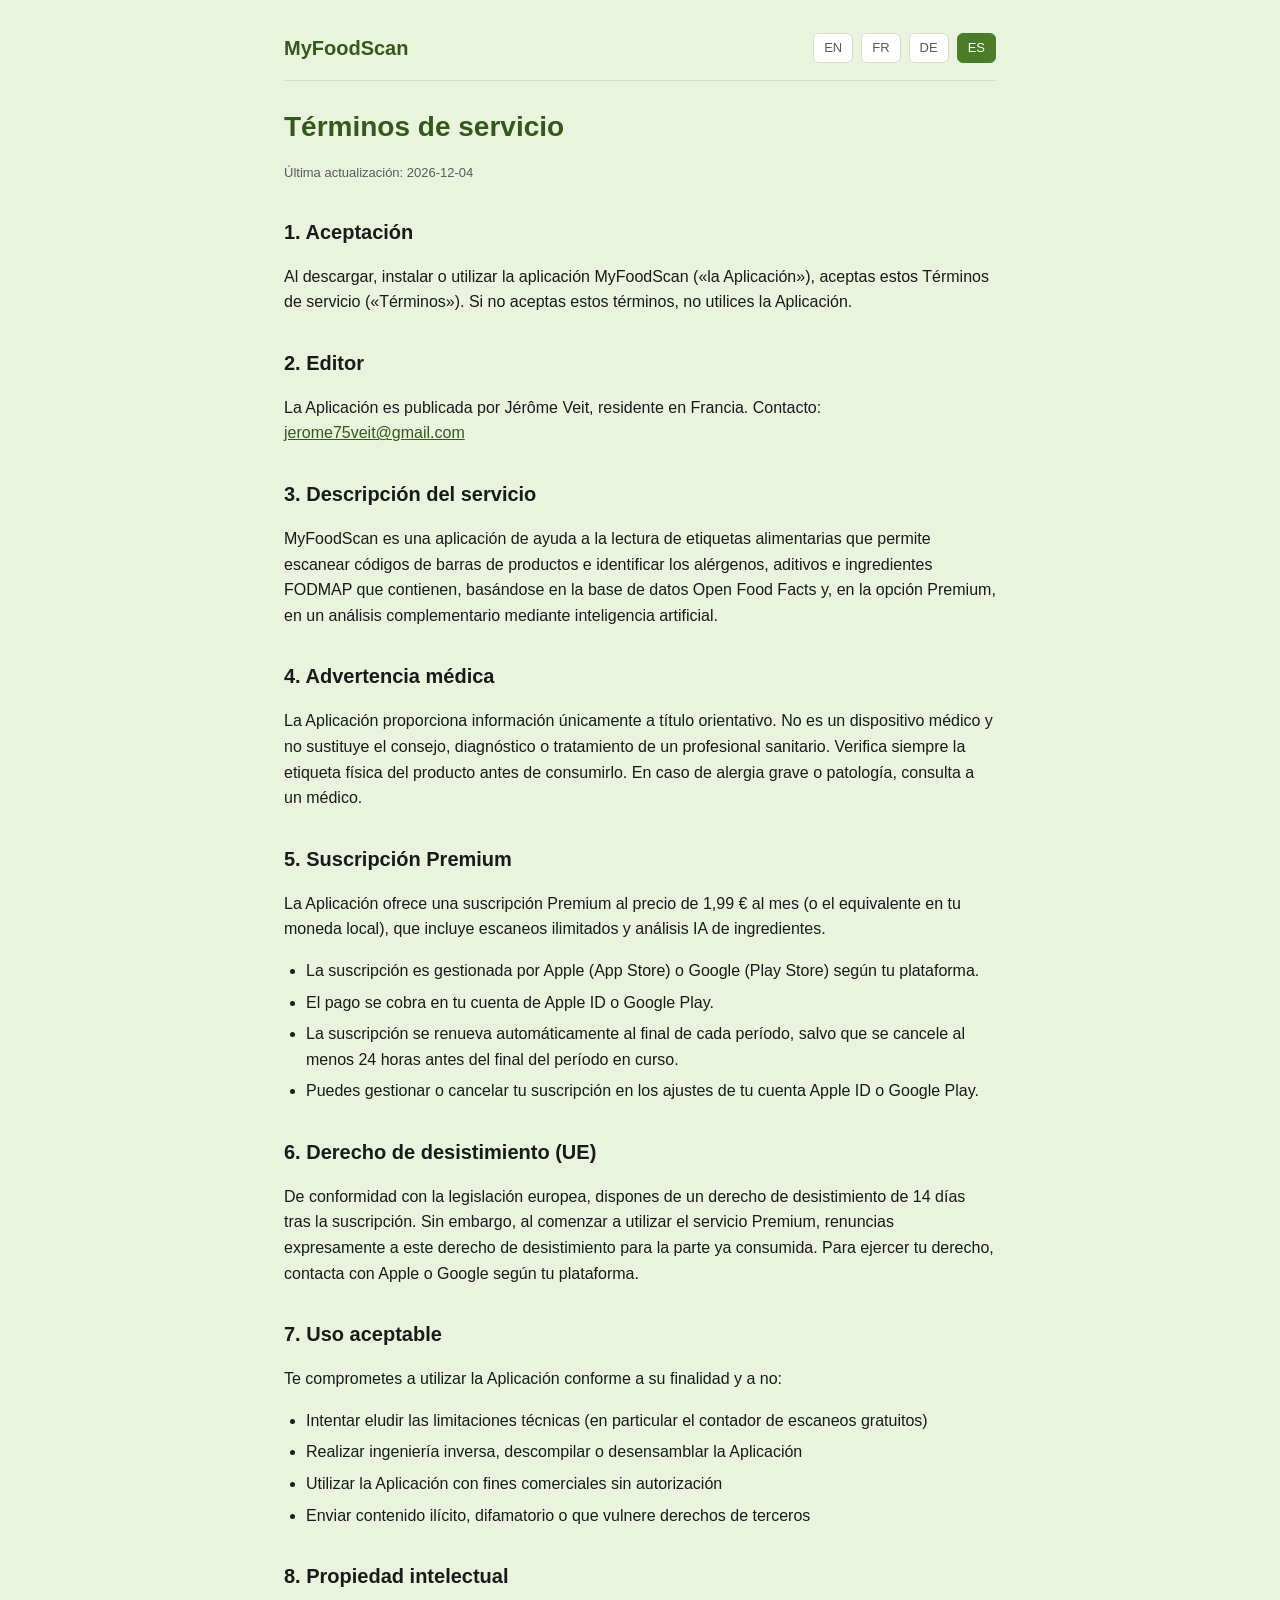
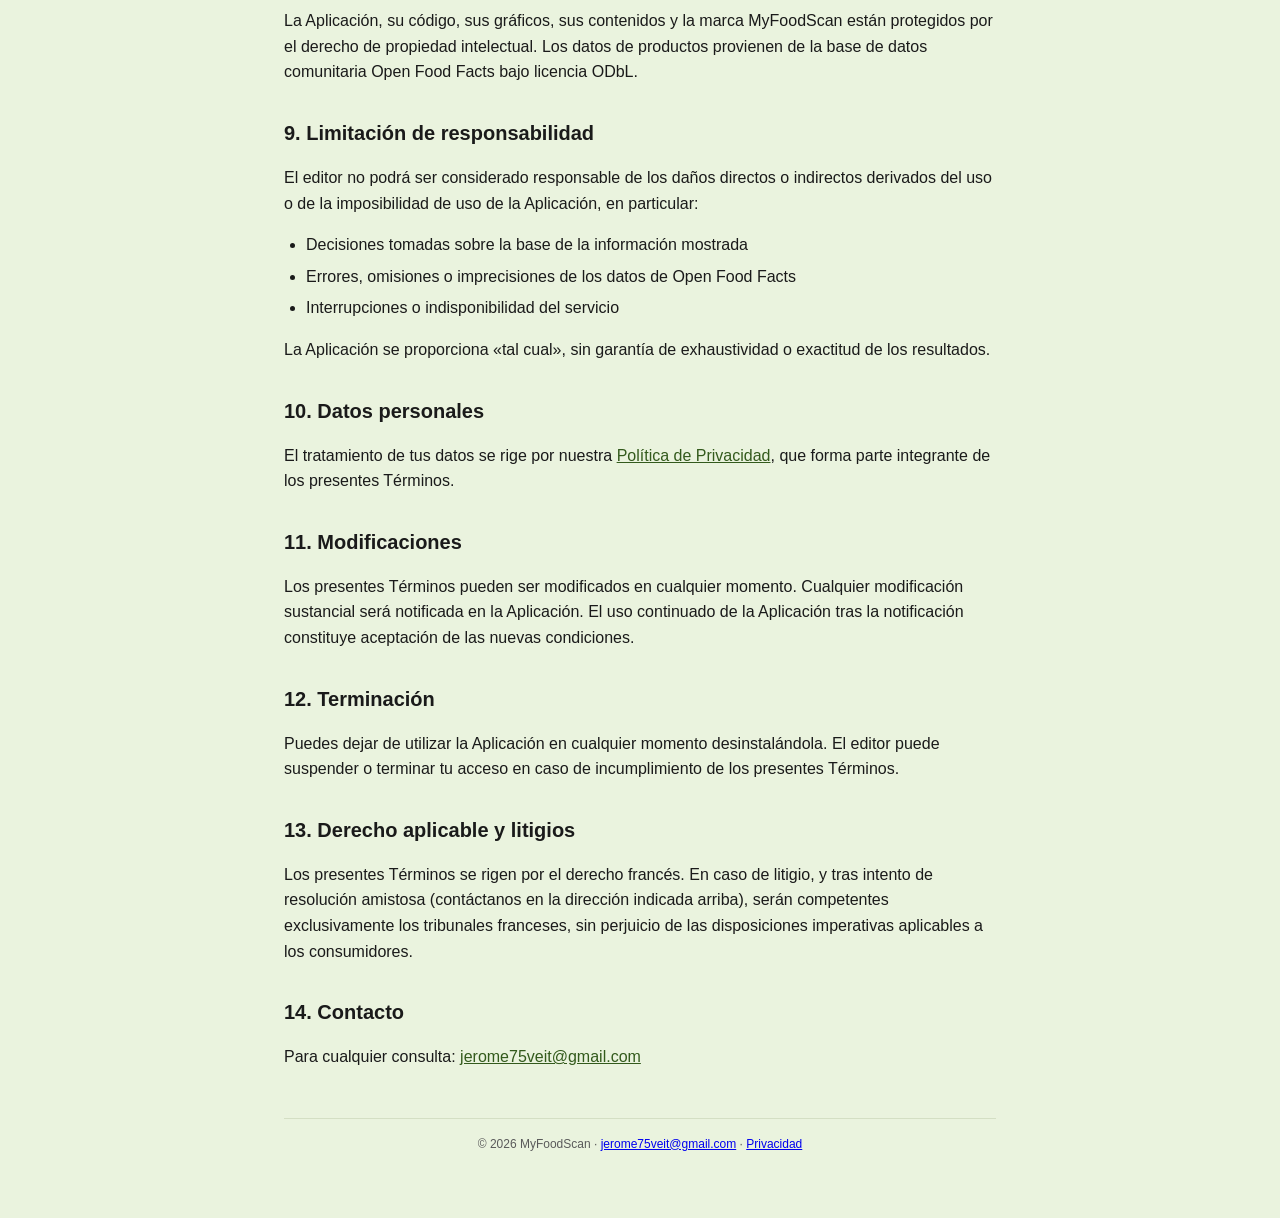
<file: terms-es.html>
<!DOCTYPE html>
<html lang="es">
<head>
  <meta charset="UTF-8">
  <meta name="viewport" content="width=device-width, initial-scale=1.0">
  <title>MyFoodScan — Términos de servicio</title>
  <link rel="stylesheet" href="style.css">
</head>
<body>
  <div class="container">
    <header class="header">
      <a href="./index.html" class="brand">MyFoodScan</a>
      <div class="lang-switcher">
        <a href="./terms-en.html">EN</a>
        <a href="./terms-fr.html">FR</a>
        <a href="./terms-de.html">DE</a>
        <a href="./terms-es.html" class="active">ES</a>
      </div>
    </header>
    <main>
      <h1>Términos de servicio</h1>
      <p class="updated">Última actualización: <span id="date">2026-05-11</span></p>

      <h2>1. Aceptación</h2>
      <p>Al descargar, instalar o utilizar la aplicación MyFoodScan («la Aplicación»), aceptas estos Términos de servicio («Términos»). Si no aceptas estos términos, no utilices la Aplicación.</p>

      <h2>2. Editor</h2>
      <p>La Aplicación es publicada por Jérôme Veit, residente en Francia. Contacto: <a href="mailto:jerome75veit@gmail.com">jerome75veit@gmail.com</a></p>

      <h2>3. Descripción del servicio</h2>
      <p>MyFoodScan es una aplicación de ayuda a la lectura de etiquetas alimentarias que permite escanear códigos de barras de productos e identificar los alérgenos, aditivos e ingredientes FODMAP que contienen, basándose en la base de datos Open Food Facts y, en la opción Premium, en un análisis complementario mediante inteligencia artificial.</p>

      <h2>4. Advertencia médica</h2>
      <p>La Aplicación proporciona información únicamente a título orientativo. No es un dispositivo médico y no sustituye el consejo, diagnóstico o tratamiento de un profesional sanitario. Verifica siempre la etiqueta física del producto antes de consumirlo. En caso de alergia grave o patología, consulta a un médico.</p>

      <h2>5. Suscripción Premium</h2>
      <p>La Aplicación ofrece una suscripción Premium al precio de 1,99 € al mes (o el equivalente en tu moneda local), que incluye escaneos ilimitados y análisis IA de ingredientes.</p>
      <ul>
        <li>La suscripción es gestionada por Apple (App Store) o Google (Play Store) según tu plataforma.</li>
        <li>El pago se cobra en tu cuenta de Apple ID o Google Play.</li>
        <li>La suscripción se renueva automáticamente al final de cada período, salvo que se cancele al menos 24 horas antes del final del período en curso.</li>
        <li>Puedes gestionar o cancelar tu suscripción en los ajustes de tu cuenta Apple ID o Google Play.</li>
      </ul>

      <h2>6. Derecho de desistimiento (UE)</h2>
      <p>De conformidad con la legislación europea, dispones de un derecho de desistimiento de 14 días tras la suscripción. Sin embargo, al comenzar a utilizar el servicio Premium, renuncias expresamente a este derecho de desistimiento para la parte ya consumida. Para ejercer tu derecho, contacta con Apple o Google según tu plataforma.</p>

      <h2>7. Uso aceptable</h2>
      <p>Te comprometes a utilizar la Aplicación conforme a su finalidad y a no:</p>
      <ul>
        <li>Intentar eludir las limitaciones técnicas (en particular el contador de escaneos gratuitos)</li>
        <li>Realizar ingeniería inversa, descompilar o desensamblar la Aplicación</li>
        <li>Utilizar la Aplicación con fines comerciales sin autorización</li>
        <li>Enviar contenido ilícito, difamatorio o que vulnere derechos de terceros</li>
      </ul>

      <h2>8. Propiedad intelectual</h2>
      <p>La Aplicación, su código, sus gráficos, sus contenidos y la marca MyFoodScan están protegidos por el derecho de propiedad intelectual. Los datos de productos provienen de la base de datos comunitaria Open Food Facts bajo licencia ODbL.</p>

      <h2>9. Limitación de responsabilidad</h2>
      <p>El editor no podrá ser considerado responsable de los daños directos o indirectos derivados del uso o de la imposibilidad de uso de la Aplicación, en particular:</p>
      <ul>
        <li>Decisiones tomadas sobre la base de la información mostrada</li>
        <li>Errores, omisiones o imprecisiones de los datos de Open Food Facts</li>
        <li>Interrupciones o indisponibilidad del servicio</li>
      </ul>
      <p>La Aplicación se proporciona «tal cual», sin garantía de exhaustividad o exactitud de los resultados.</p>

      <h2>10. Datos personales</h2>
      <p>El tratamiento de tus datos se rige por nuestra <a href="./privacy-es.html">Política de Privacidad</a>, que forma parte integrante de los presentes Términos.</p>

      <h2>11. Modificaciones</h2>
      <p>Los presentes Términos pueden ser modificados en cualquier momento. Cualquier modificación sustancial será notificada en la Aplicación. El uso continuado de la Aplicación tras la notificación constituye aceptación de las nuevas condiciones.</p>

      <h2>12. Terminación</h2>
      <p>Puedes dejar de utilizar la Aplicación en cualquier momento desinstalándola. El editor puede suspender o terminar tu acceso en caso de incumplimiento de los presentes Términos.</p>

      <h2>13. Derecho aplicable y litigios</h2>
      <p>Los presentes Términos se rigen por el derecho francés. En caso de litigio, y tras intento de resolución amistosa (contáctanos en la dirección indicada arriba), serán competentes exclusivamente los tribunales franceses, sin perjuicio de las disposiciones imperativas aplicables a los consumidores.</p>

      <h2>14. Contacto</h2>
      <p>Para cualquier consulta: <a href="mailto:jerome75veit@gmail.com">jerome75veit@gmail.com</a></p>
    </main>
    <footer>
      © <span id="year">2026</span> MyFoodScan · <a href="mailto:jerome75veit@gmail.com">jerome75veit@gmail.com</a> · <a href="./privacy-es.html">Privacidad</a>
    </footer>
  </div>
  <script>
    document.getElementById('year').textContent = new Date().getFullYear();
    document.getElementById('date').textContent = new Date().toISOString().slice(0, 10);
  </script>
</body>
</html>
</file>
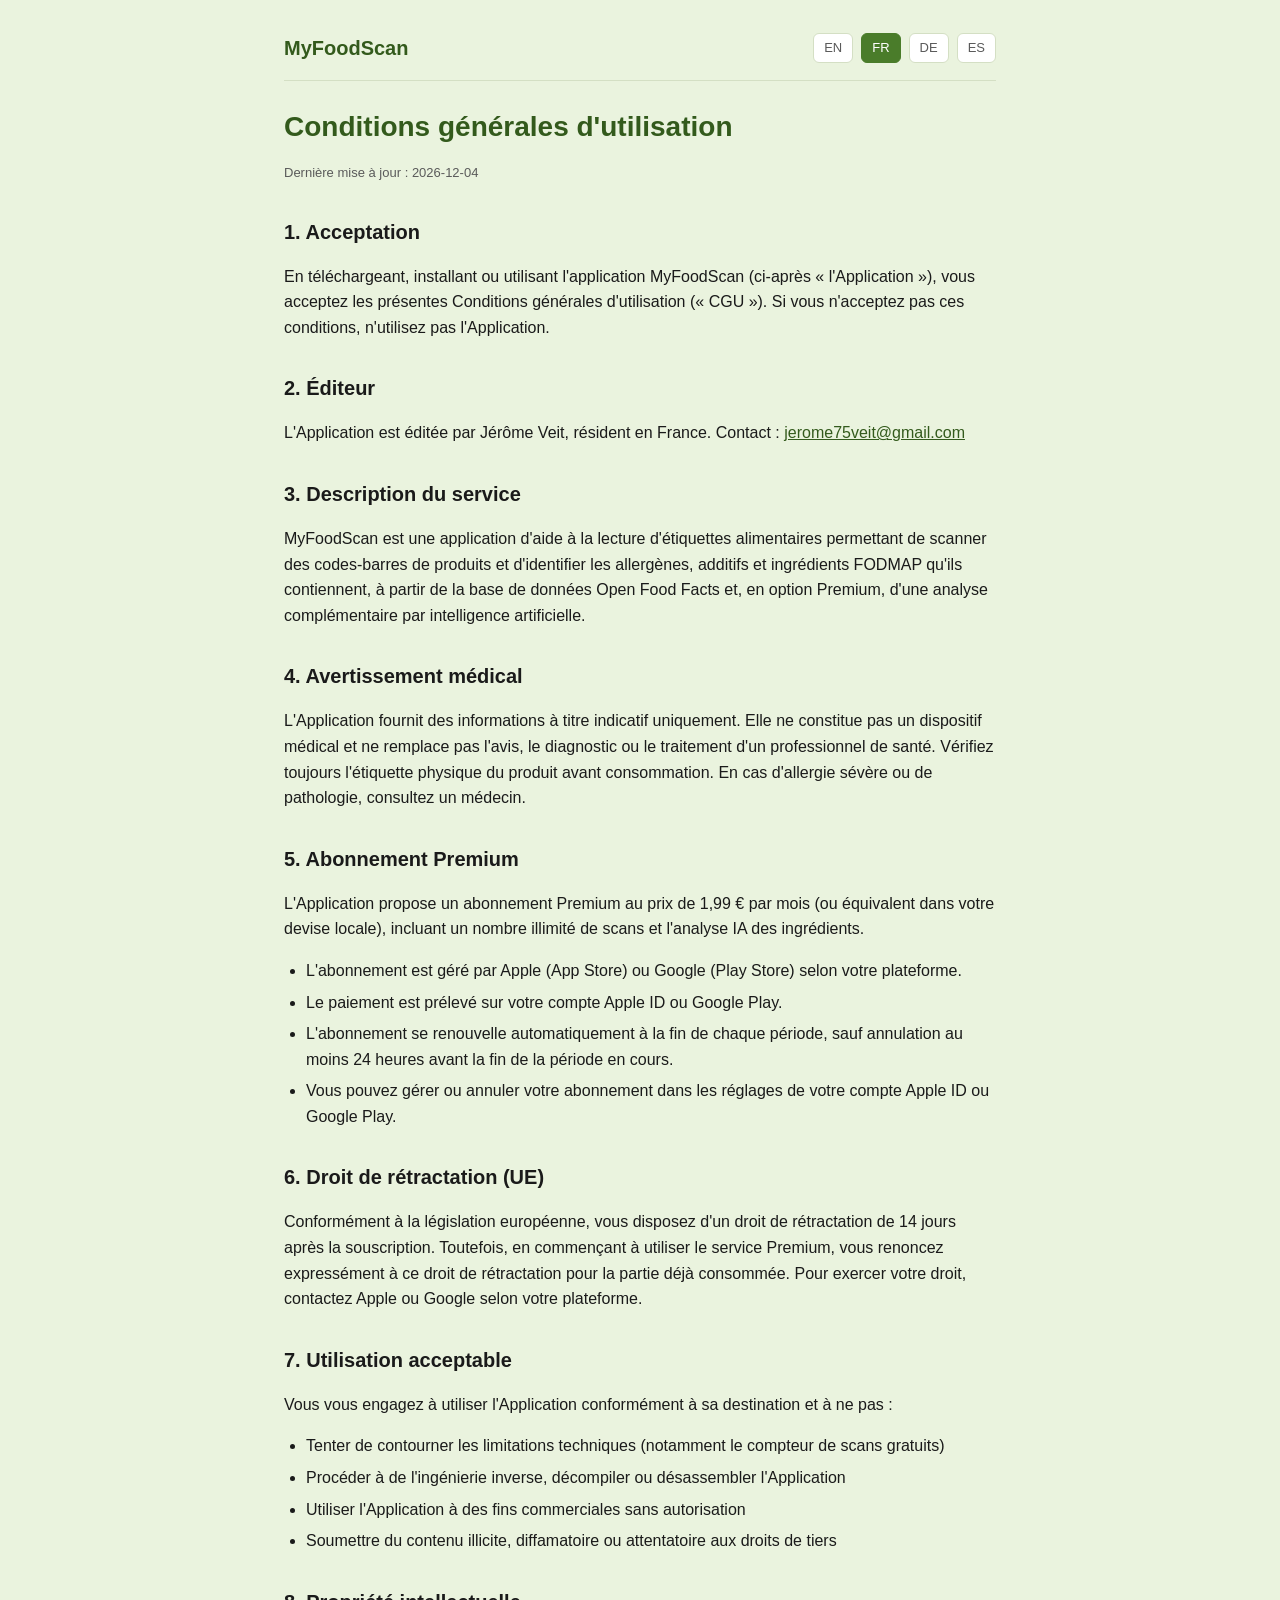
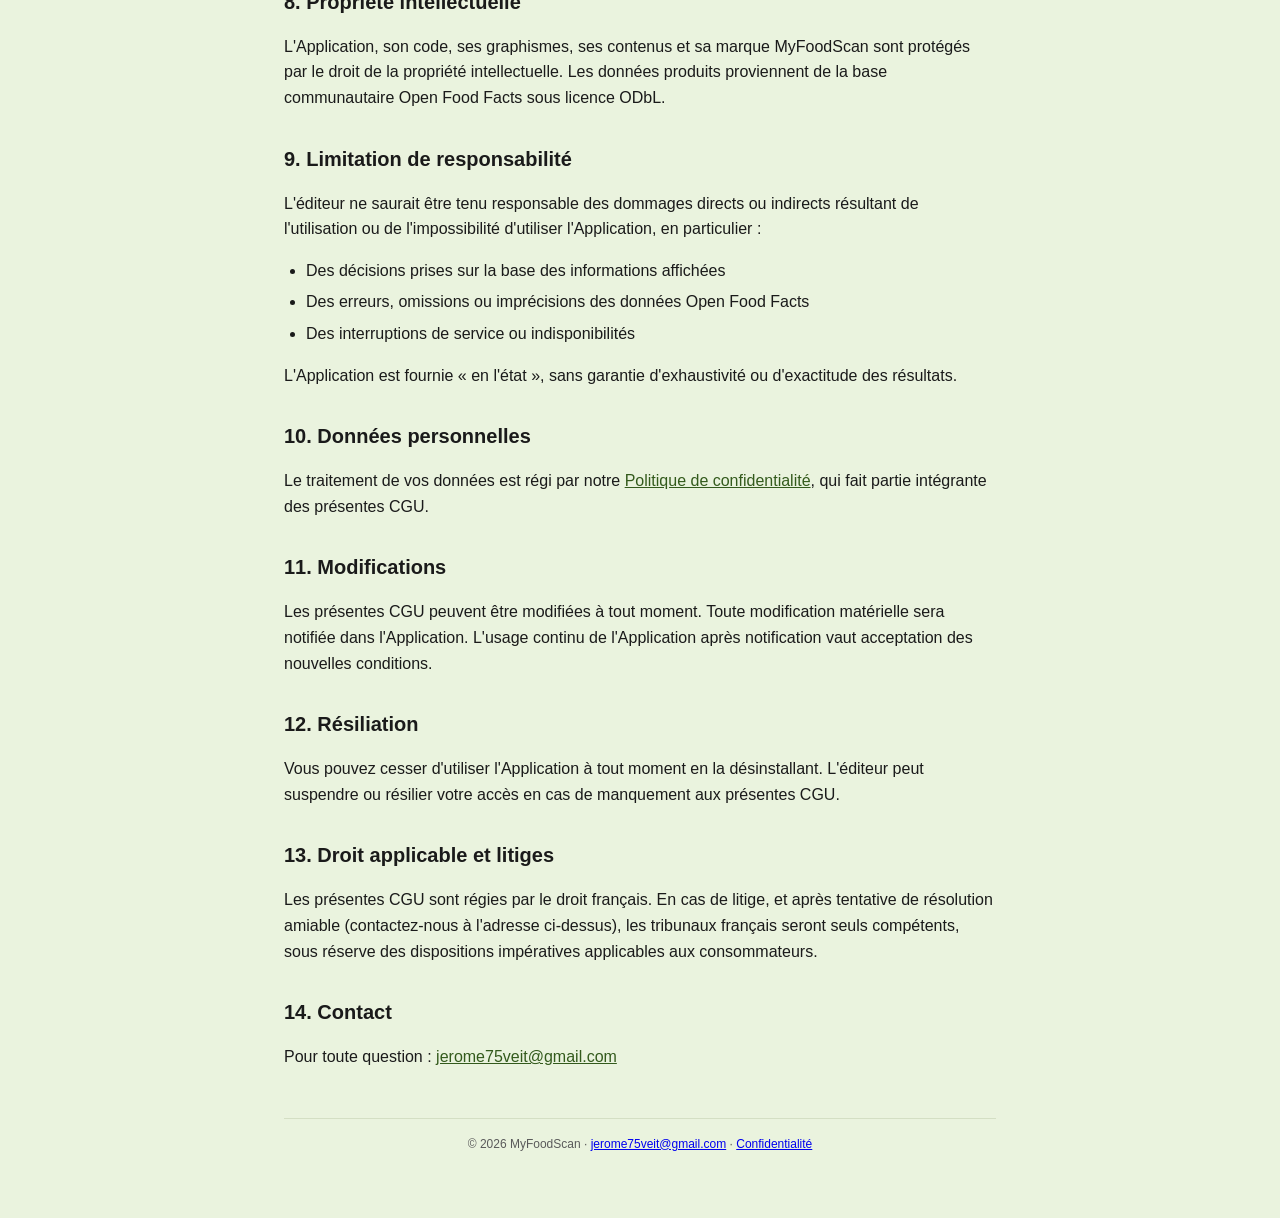
<file: terms-fr.html>
<!DOCTYPE html>
<html lang="fr">
<head>
  <meta charset="UTF-8">
  <meta name="viewport" content="width=device-width, initial-scale=1.0">
  <title>MyFoodScan — Conditions générales d'utilisation</title>
  <link rel="stylesheet" href="style.css">
</head>
<body>
  <div class="container">
    <header class="header">
      <a href="./index.html" class="brand">MyFoodScan</a>
      <div class="lang-switcher">
        <a href="./terms-en.html">EN</a>
        <a href="./terms-fr.html" class="active">FR</a>
        <a href="./terms-de.html">DE</a>
        <a href="./terms-es.html">ES</a>
      </div>
    </header>
    <main>
      <h1>Conditions générales d'utilisation</h1>
      <p class="updated">Dernière mise à jour : <span id="date">2026-05-11</span></p>

      <h2>1. Acceptation</h2>
      <p>En téléchargeant, installant ou utilisant l'application MyFoodScan (ci-après « l'Application »), vous acceptez les présentes Conditions générales d'utilisation (« CGU »). Si vous n'acceptez pas ces conditions, n'utilisez pas l'Application.</p>

      <h2>2. Éditeur</h2>
      <p>L'Application est éditée par Jérôme Veit, résident en France. Contact : <a href="mailto:jerome75veit@gmail.com">jerome75veit@gmail.com</a></p>

      <h2>3. Description du service</h2>
      <p>MyFoodScan est une application d'aide à la lecture d'étiquettes alimentaires permettant de scanner des codes-barres de produits et d'identifier les allergènes, additifs et ingrédients FODMAP qu'ils contiennent, à partir de la base de données Open Food Facts et, en option Premium, d'une analyse complémentaire par intelligence artificielle.</p>

      <h2>4. Avertissement médical</h2>
      <p>L'Application fournit des informations à titre indicatif uniquement. Elle ne constitue pas un dispositif médical et ne remplace pas l'avis, le diagnostic ou le traitement d'un professionnel de santé. Vérifiez toujours l'étiquette physique du produit avant consommation. En cas d'allergie sévère ou de pathologie, consultez un médecin.</p>

      <h2>5. Abonnement Premium</h2>
      <p>L'Application propose un abonnement Premium au prix de 1,99 € par mois (ou équivalent dans votre devise locale), incluant un nombre illimité de scans et l'analyse IA des ingrédients.</p>
      <ul>
        <li>L'abonnement est géré par Apple (App Store) ou Google (Play Store) selon votre plateforme.</li>
        <li>Le paiement est prélevé sur votre compte Apple ID ou Google Play.</li>
        <li>L'abonnement se renouvelle automatiquement à la fin de chaque période, sauf annulation au moins 24 heures avant la fin de la période en cours.</li>
        <li>Vous pouvez gérer ou annuler votre abonnement dans les réglages de votre compte Apple ID ou Google Play.</li>
      </ul>

      <h2>6. Droit de rétractation (UE)</h2>
      <p>Conformément à la législation européenne, vous disposez d'un droit de rétractation de 14 jours après la souscription. Toutefois, en commençant à utiliser le service Premium, vous renoncez expressément à ce droit de rétractation pour la partie déjà consommée. Pour exercer votre droit, contactez Apple ou Google selon votre plateforme.</p>

      <h2>7. Utilisation acceptable</h2>
      <p>Vous vous engagez à utiliser l'Application conformément à sa destination et à ne pas :</p>
      <ul>
        <li>Tenter de contourner les limitations techniques (notamment le compteur de scans gratuits)</li>
        <li>Procéder à de l'ingénierie inverse, décompiler ou désassembler l'Application</li>
        <li>Utiliser l'Application à des fins commerciales sans autorisation</li>
        <li>Soumettre du contenu illicite, diffamatoire ou attentatoire aux droits de tiers</li>
      </ul>

      <h2>8. Propriété intellectuelle</h2>
      <p>L'Application, son code, ses graphismes, ses contenus et sa marque MyFoodScan sont protégés par le droit de la propriété intellectuelle. Les données produits proviennent de la base communautaire Open Food Facts sous licence ODbL.</p>

      <h2>9. Limitation de responsabilité</h2>
      <p>L'éditeur ne saurait être tenu responsable des dommages directs ou indirects résultant de l'utilisation ou de l'impossibilité d'utiliser l'Application, en particulier :</p>
      <ul>
        <li>Des décisions prises sur la base des informations affichées</li>
        <li>Des erreurs, omissions ou imprécisions des données Open Food Facts</li>
        <li>Des interruptions de service ou indisponibilités</li>
      </ul>
      <p>L'Application est fournie « en l'état », sans garantie d'exhaustivité ou d'exactitude des résultats.</p>

      <h2>10. Données personnelles</h2>
      <p>Le traitement de vos données est régi par notre <a href="./privacy-fr.html">Politique de confidentialité</a>, qui fait partie intégrante des présentes CGU.</p>

      <h2>11. Modifications</h2>
      <p>Les présentes CGU peuvent être modifiées à tout moment. Toute modification matérielle sera notifiée dans l'Application. L'usage continu de l'Application après notification vaut acceptation des nouvelles conditions.</p>

      <h2>12. Résiliation</h2>
      <p>Vous pouvez cesser d'utiliser l'Application à tout moment en la désinstallant. L'éditeur peut suspendre ou résilier votre accès en cas de manquement aux présentes CGU.</p>

      <h2>13. Droit applicable et litiges</h2>
      <p>Les présentes CGU sont régies par le droit français. En cas de litige, et après tentative de résolution amiable (contactez-nous à l'adresse ci-dessus), les tribunaux français seront seuls compétents, sous réserve des dispositions impératives applicables aux consommateurs.</p>

      <h2>14. Contact</h2>
      <p>Pour toute question : <a href="mailto:jerome75veit@gmail.com">jerome75veit@gmail.com</a></p>
    </main>
    <footer>
      © <span id="year">2026</span> MyFoodScan · <a href="mailto:jerome75veit@gmail.com">jerome75veit@gmail.com</a> · <a href="./privacy-fr.html">Confidentialité</a>
    </footer>
  </div>
  <script>
    document.getElementById('year').textContent = new Date().getFullYear();
    document.getElementById('date').textContent = new Date().toISOString().slice(0, 10);
  </script>
</body>
</html>
</file>
<file: style.css>
:root {
  --bg: #EAF3DE;
  --surface: #ffffff;
  --text: #1a1a1a;
  --muted: #5a5a5a;
  --primary: #4a7c2a;
  --primary-dark: #335a1c;
  --border: #d4dfc4;
}

* { box-sizing: border-box; }

body {
  margin: 0;
  font-family: -apple-system, BlinkMacSystemFont, 'Segoe UI', Roboto, Helvetica, Arial, sans-serif;
  background: var(--bg);
  color: var(--text);
  line-height: 1.6;
  -webkit-font-smoothing: antialiased;
}

.container {
  max-width: 760px;
  margin: 0 auto;
  padding: 32px 24px 64px;
}

.header {
  display: flex;
  justify-content: space-between;
  align-items: center;
  padding-bottom: 16px;
  border-bottom: 1px solid var(--border);
  margin-bottom: 24px;
  flex-wrap: wrap;
  gap: 12px;
}

.brand {
  font-size: 20px;
  font-weight: 800;
  color: var(--primary-dark);
  text-decoration: none;
}

.nav-links {
  display: flex;
  gap: 16px;
  font-size: 14px;
}

.nav-links a {
  color: var(--muted);
  text-decoration: none;
}

.nav-links a:hover { color: var(--primary-dark); }
.nav-links a.active { color: var(--primary-dark); font-weight: 600; }

.lang-switcher {
  display: flex;
  gap: 8px;
  font-size: 13px;
}

.lang-switcher a {
  padding: 4px 10px;
  border-radius: 6px;
  background: var(--surface);
  color: var(--muted);
  text-decoration: none;
  border: 1px solid var(--border);
}

.lang-switcher a:hover { background: var(--primary); color: white; }
.lang-switcher a.active { background: var(--primary); color: white; border-color: var(--primary); }

main h1 {
  font-size: 28px;
  margin-bottom: 8px;
  color: var(--primary-dark);
}

main h2 {
  font-size: 20px;
  margin-top: 32px;
  margin-bottom: 12px;
  color: var(--text);
}

main h3 {
  font-size: 16px;
  margin-top: 20px;
  margin-bottom: 8px;
  color: var(--text);
}

main p, main ul {
  color: var(--text);
  margin-bottom: 12px;
}

main ul { padding-left: 22px; }
main li { margin-bottom: 6px; }

main a { color: var(--primary-dark); }

.updated {
  font-size: 13px;
  color: var(--muted);
  margin-bottom: 24px;
}

.lang-list {
  list-style: none;
  padding: 0;
  display: flex;
  gap: 12px;
  flex-wrap: wrap;
}

.lang-list a {
  display: inline-block;
  padding: 8px 16px;
  border-radius: 8px;
  background: var(--surface);
  border: 1px solid var(--border);
  text-decoration: none;
  color: var(--primary-dark);
}

footer {
  margin-top: 48px;
  padding-top: 16px;
  border-top: 1px solid var(--border);
  font-size: 12px;
  color: var(--muted);
  text-align: center;
}
</file>
